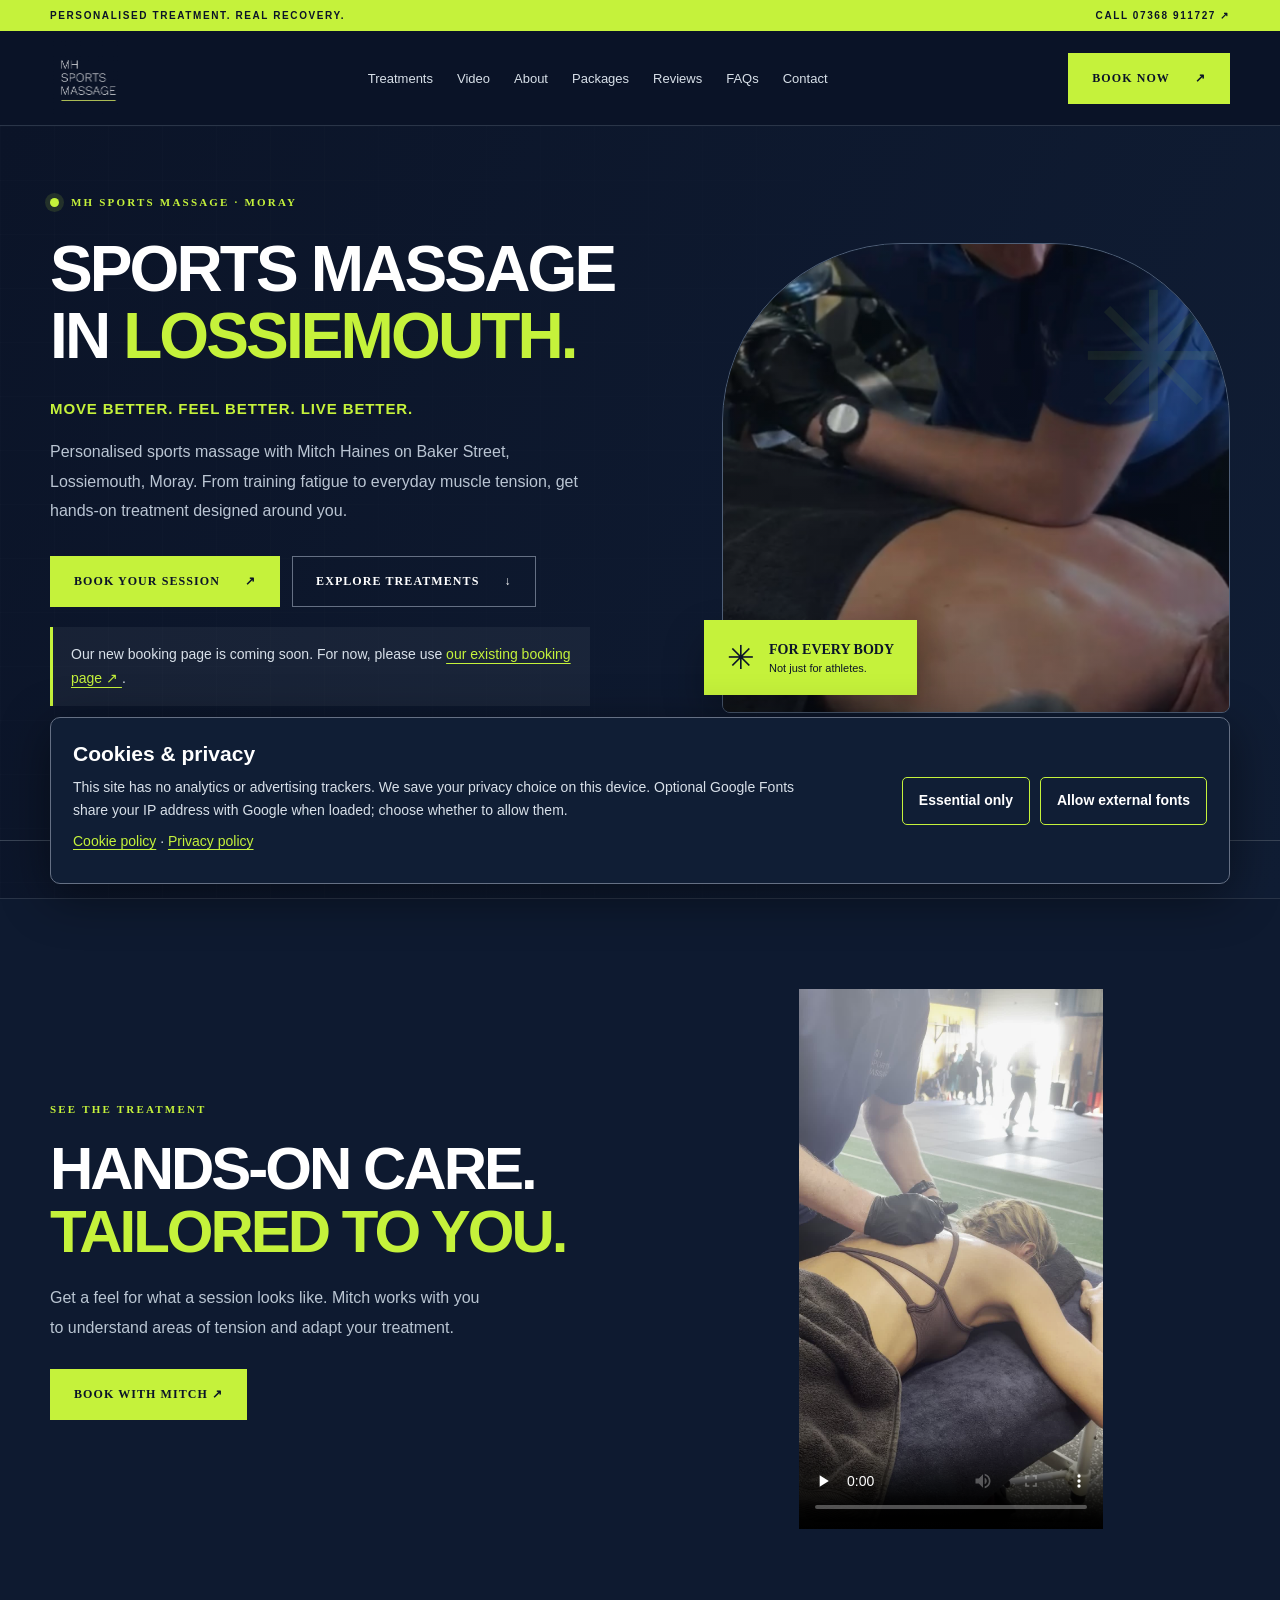
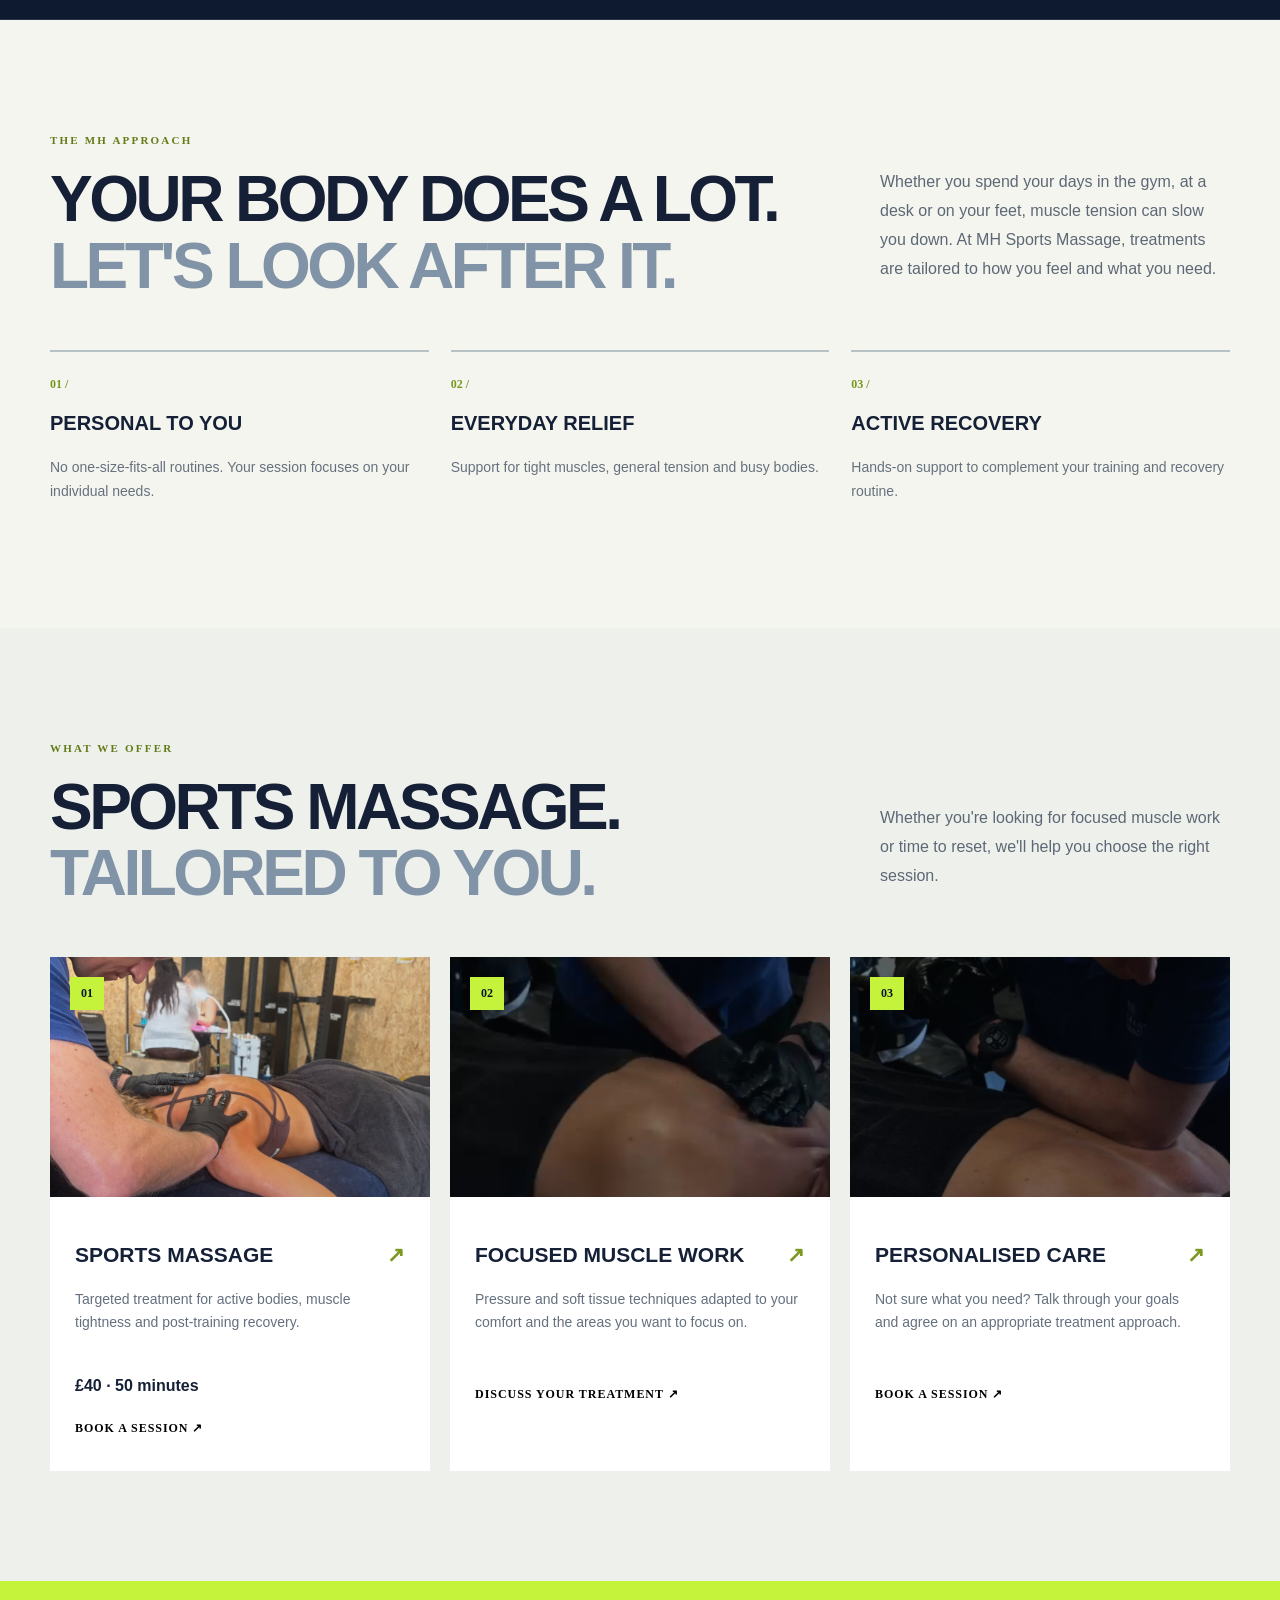
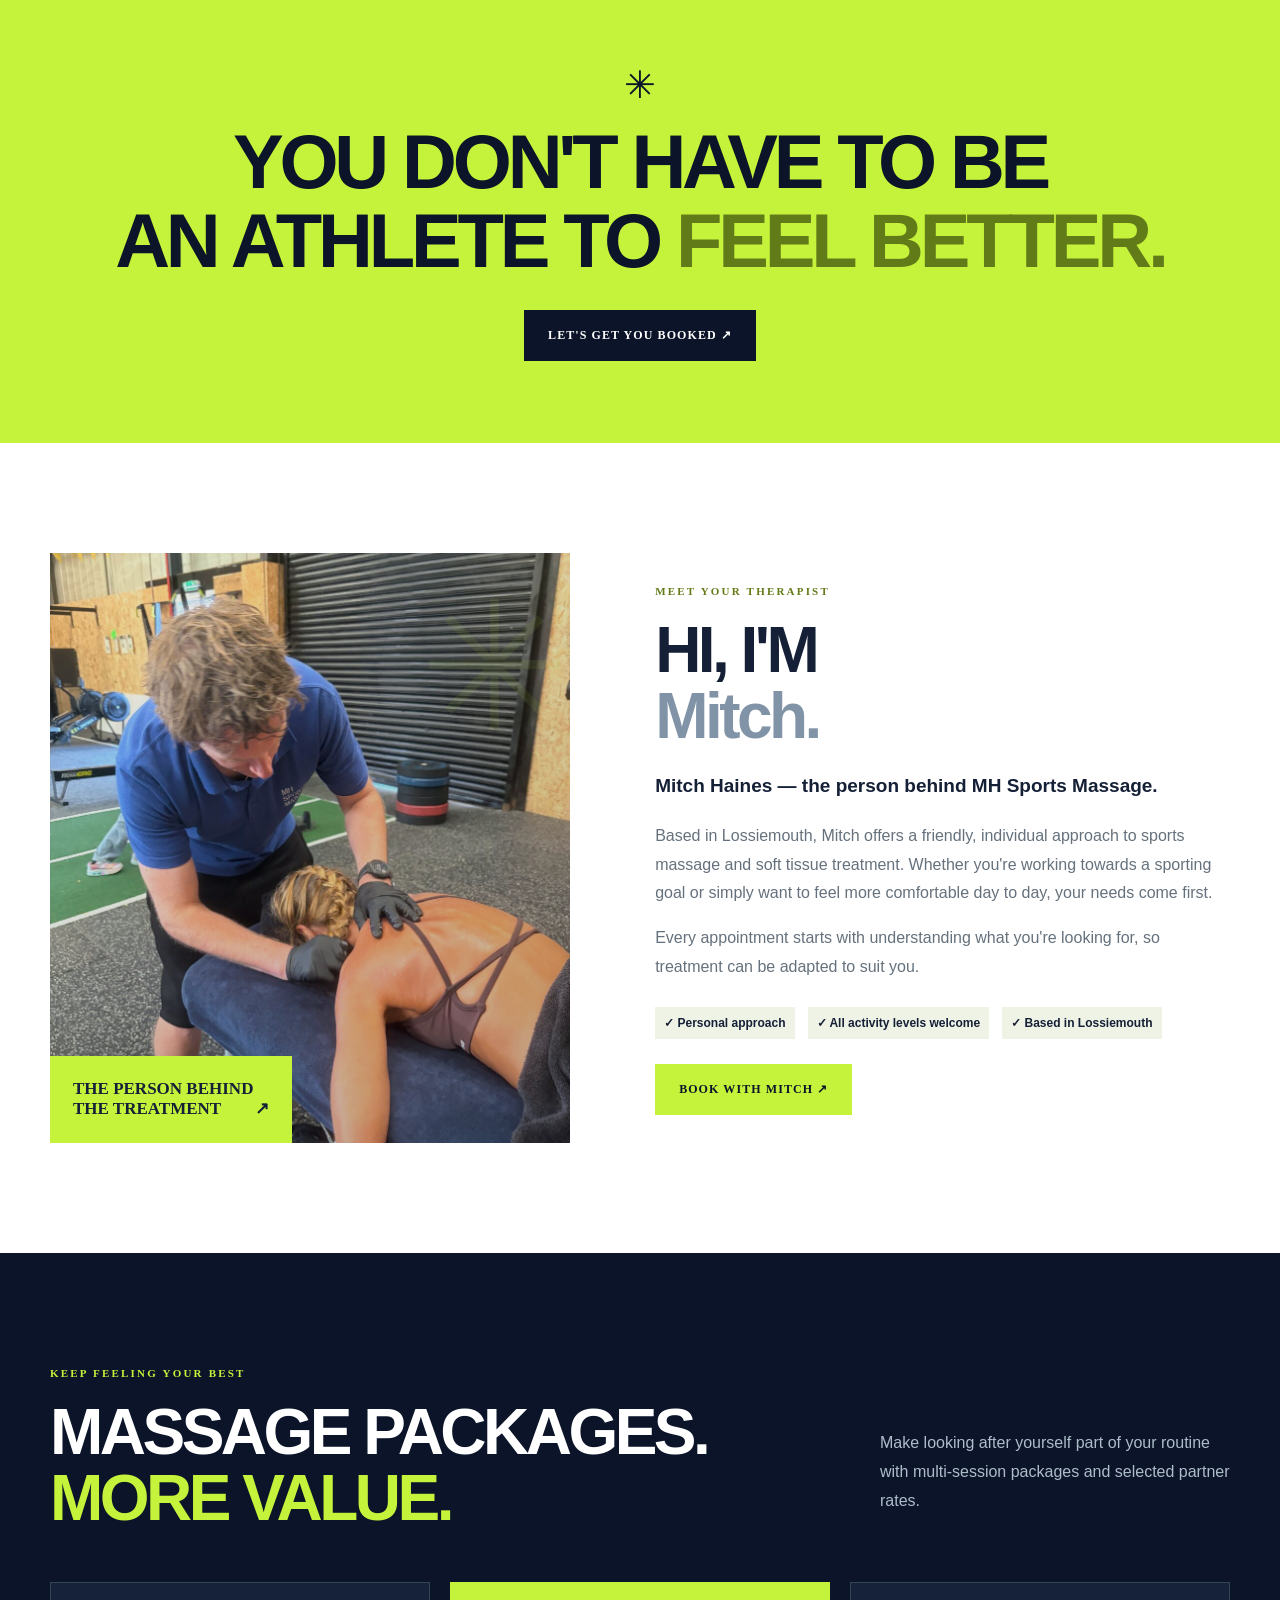
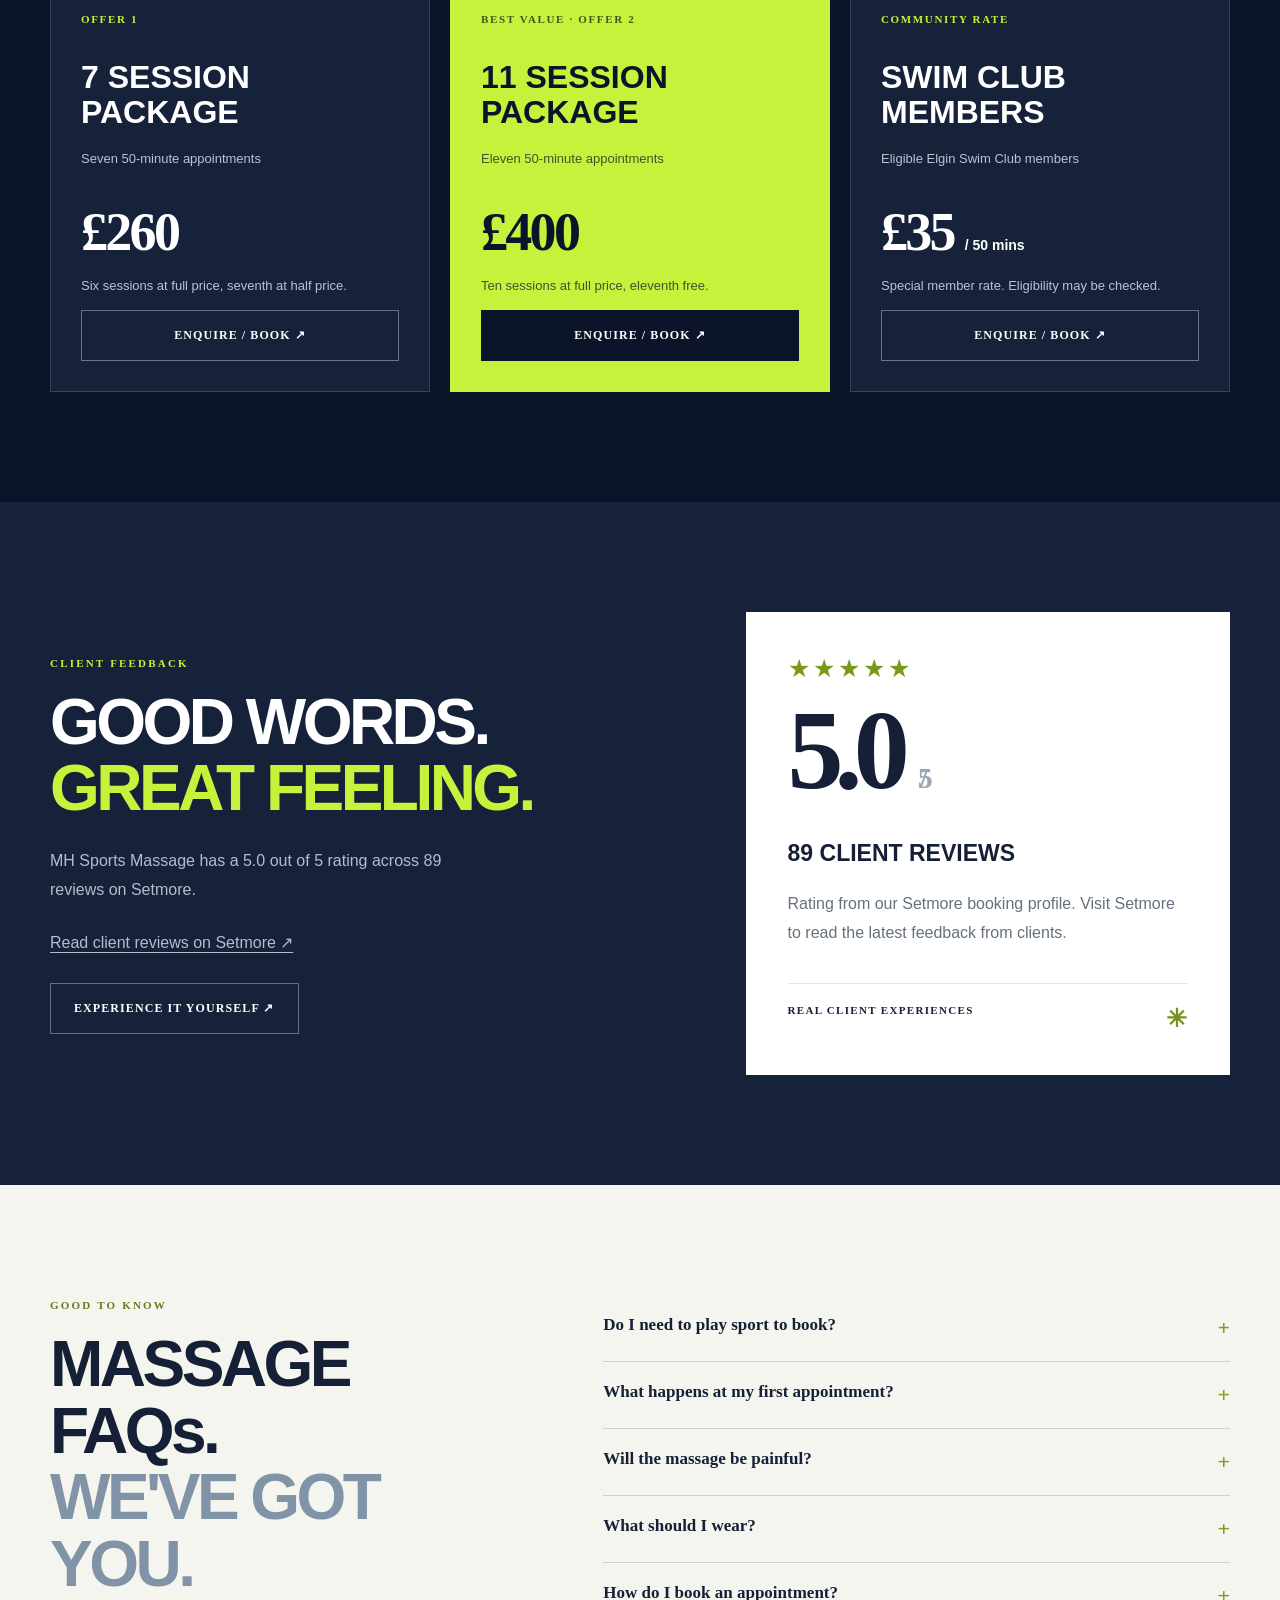
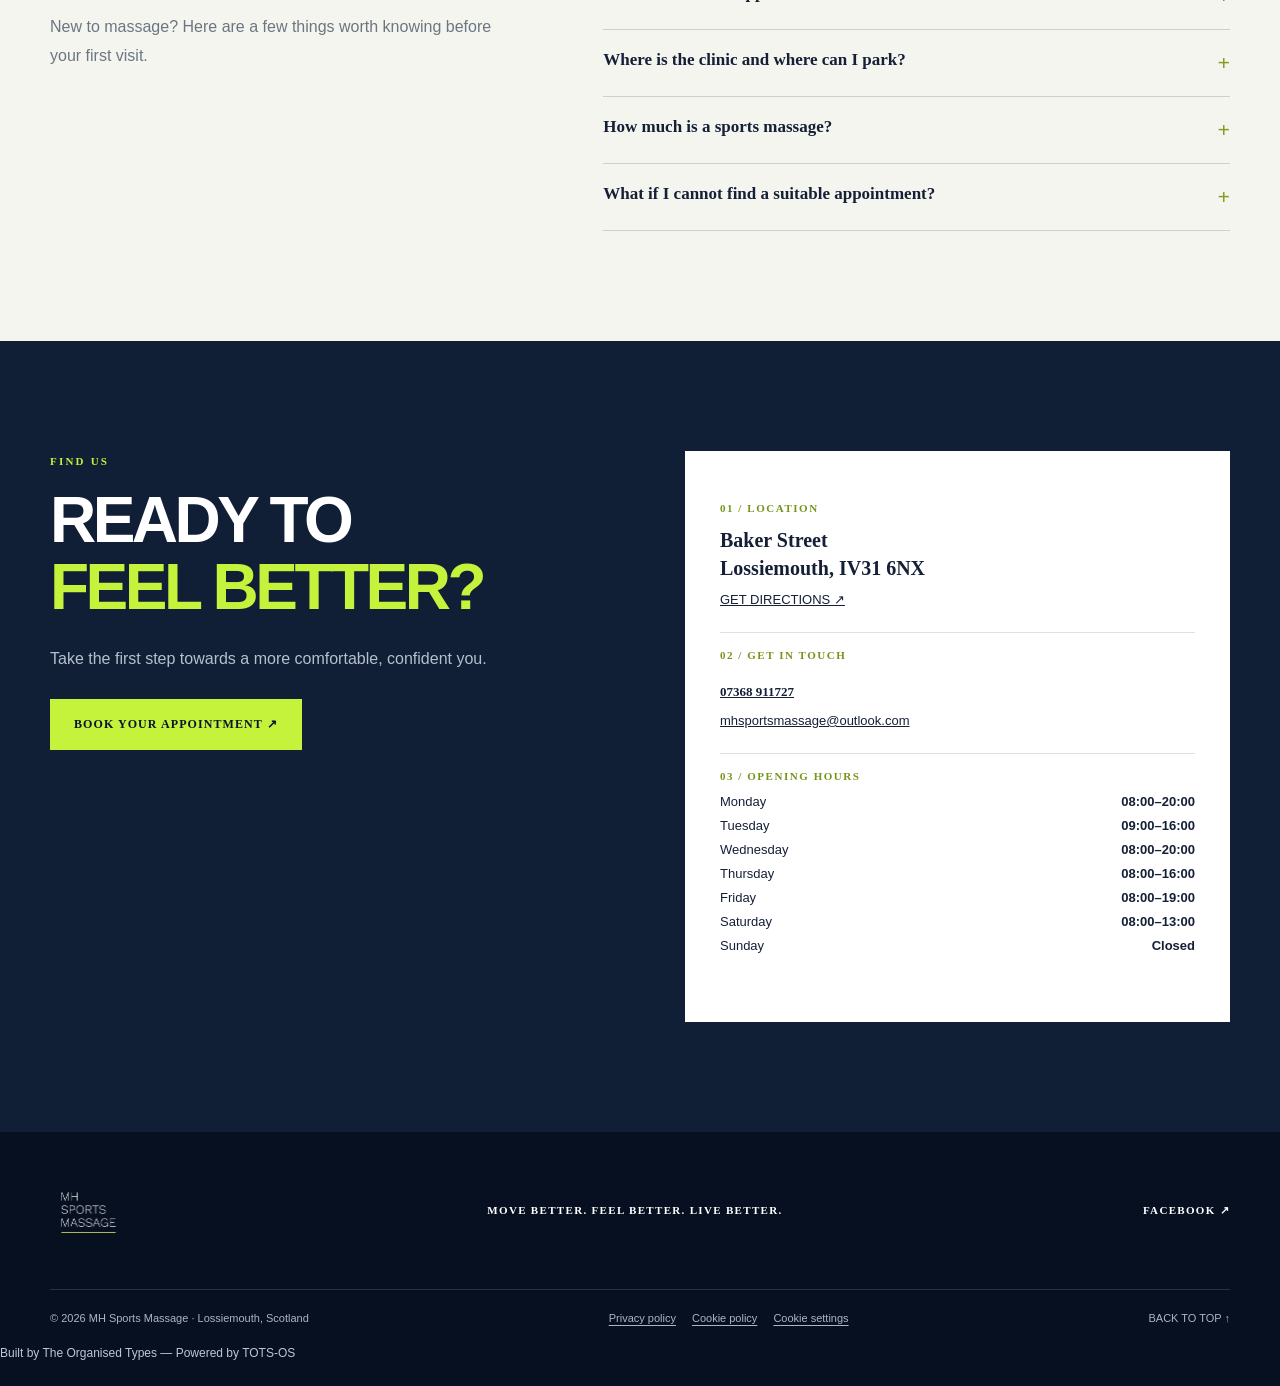
<file: index.html>
<!DOCTYPE html>
<html lang="en-GB">
 <head>
  <meta charset="utf-8"/>
  <meta content="width=device-width, initial-scale=1" name="viewport"/>
  <meta content="#0b1428" name="theme-color"/>
  <meta content="Personalised sports massage with Mitch Haines in Lossiemouth, Moray. Support your recovery and ease muscle tension. View packages and book online." name="description"/>
  <title>
   Sports Massage in Lossiemouth, Moray | MH Sports Massage
  </title>
  <link crossorigin="" href="https://fonts.gstatic.com" rel="preconnect"/>
  <link href="styles.css" rel="stylesheet"/>
  <link href="https://mh-sportsmassage.co.uk/" rel="canonical"/>
  <link href="assets/logo-transparent.png" rel="icon" type="image/png"/>
  <link href="assets/logo-transparent.png" rel="apple-touch-icon"/>
  <meta content="website" property="og:type"/>
  <meta content="en_GB" property="og:locale"/>
  <meta content="MH Sports Massage" property="og:site_name"/>
  <meta content="Sports Massage in Lossiemouth, Moray | MH Sports Massage" property="og:title"/>
  <meta content="Personalised sports massage with Mitch Haines in Lossiemouth, Moray. Support your recovery and ease muscle tension. View packages and book online." property="og:description"/>
  <meta content="https://mh-sportsmassage.co.uk/" property="og:url"/>
  <meta content="https://mh-sportsmassage.co.uk/assets/IMG_7087.jpg" property="og:image"/>
  <meta content="Mitch providing sports massage treatment" property="og:image:alt"/>
  <meta content="summary_large_image" name="twitter:card"/>
  <meta content="Sports Massage in Lossiemouth, Moray | MH Sports Massage" name="twitter:title"/>
  <meta content="Personalised sports massage with Mitch Haines in Lossiemouth, Moray. Support your recovery and ease muscle tension. View packages and book online." name="twitter:description"/>
  <meta content="https://mh-sportsmassage.co.uk/assets/IMG_7087.jpg" name="twitter:image"/>
  <meta content="Mitch providing sports massage treatment" name="twitter:image:alt"/>
  <script type="application/ld+json">
   {
  "@context": "https://schema.org",
  "@graph": [
    {
      "@type": "LocalBusiness",
      "@id": "https://mh-sportsmassage.co.uk/#business",
      "name": "MH Sports Massage",
      "url": "https://mh-sportsmassage.co.uk/",
      "description": "Personalised sports massage and soft tissue treatment in Lossiemouth, Moray.",
      "telephone": "+447368911727",
      "email": "mhsportsmassage@outlook.com",
      "logo": "https://mh-sportsmassage.co.uk/assets/logo-transparent.png",
      "image": "https://mh-sportsmassage.co.uk/assets/IMG_7087.jpg",
      "address": {
        "@type": "PostalAddress",
        "streetAddress": "Baker Street",
        "addressLocality": "Lossiemouth",
        "addressRegion": "Moray",
        "postalCode": "IV31 6NX",
        "addressCountry": "GB"
      },
      "sameAs": [
        "https://mhsportsmassage.setmore.com/",
        "https://www.facebook.com/share/1FNnqT8bEd/"
      ],
      "openingHoursSpecification": [
        {
          "@type": "OpeningHoursSpecification",
          "dayOfWeek": [
            "Monday",
            "Wednesday"
          ],
          "opens": "08:00",
          "closes": "20:00"
        },
        {
          "@type": "OpeningHoursSpecification",
          "dayOfWeek": "Tuesday",
          "opens": "09:00",
          "closes": "16:00"
        },
        {
          "@type": "OpeningHoursSpecification",
          "dayOfWeek": "Thursday",
          "opens": "08:00",
          "closes": "16:00"
        },
        {
          "@type": "OpeningHoursSpecification",
          "dayOfWeek": "Friday",
          "opens": "08:00",
          "closes": "19:00"
        },
        {
          "@type": "OpeningHoursSpecification",
          "dayOfWeek": "Saturday",
          "opens": "08:00",
          "closes": "13:00"
        },
        {
          "@type": "OpeningHoursSpecification",
          "dayOfWeek": "Sunday",
          "opens": "00:00",
          "closes": "00:00"
        }
      ]
    },
    {
      "@type": "WebSite",
      "@id": "https://mh-sportsmassage.co.uk/#website",
      "url": "https://mh-sportsmassage.co.uk/",
      "name": "MH Sports Massage",
      "inLanguage": "en-GB",
      "publisher": {
        "@id": "https://mh-sportsmassage.co.uk/#business"
      }
    },
    {
      "@type": "WebPage",
      "@id": "https://mh-sportsmassage.co.uk/#webpage",
      "url": "https://mh-sportsmassage.co.uk/",
      "name": "Sports Massage in Lossiemouth, Moray | MH Sports Massage",
      "description": "Personalised sports massage with Mitch Haines in Lossiemouth, Moray. Support your recovery and ease muscle tension. View packages and book online.",
      "inLanguage": "en-GB",
      "isPartOf": {
        "@id": "https://mh-sportsmassage.co.uk/#website"
      },
      "about": {
        "@id": "https://mh-sportsmassage.co.uk/#business"
      }
    }
  ]
}
  </script>
  <style>
   .hero-photo,.photo-one,.photo-two,.photo-three,.about-image{background-image:none}
.photo>.treatment-image{position:absolute;inset:0;display:block;width:100%;height:100%;object-fit:cover;object-position:center 40%}
.hero-photo>.treatment-image,.about-image>.treatment-image{object-position:center 35%}.photo-two>.treatment-image{object-position:center 45%}
.photo::before{content:"";position:absolute;inset:0;z-index:1;pointer-events:none;background:linear-gradient(145deg,#1a304511,#0b142844)}.hero-photo::before{background:linear-gradient(150deg,#20334d22,#0b142877)}.photo>span,.photo>.about-tag{z-index:2}
.hero .hero-title{font-size:clamp(42px,5vw,72px);line-height:1.04;letter-spacing:-.045em;overflow-wrap:normal}.hero-content .hero-tagline{color:var(--lime,#c5f23b);font-family:'Outfit',Arial,sans-serif;font-weight:800;font-size:15px;letter-spacing:.06em;line-height:1.6}
.booking-notice{margin-top:20px;max-width:540px;padding:16px 18px;border-left:3px solid var(--lime,#c5f23b);background:rgba(255,255,255,.05);color:#d8e0e9;font-size:14px;line-height:1.7}.booking-notice a,.booking-url{color:var(--lime,#c5f23b);text-decoration:underline;text-underline-offset:4px;overflow-wrap:anywhere}.booking-content .booking-url{display:inline-block;margin-bottom:24px}.booking-content .btn{max-width:100%}.contact-address{font-style:normal}.faq-list a,.reviews a:not(.btn){text-decoration:underline;text-underline-offset:4px;overflow-wrap:anywhere}.service-price{display:block;margin:0 0 16px;font-weight:700}@media(max-width:600px){.hero .hero-title{font-size:clamp(38px,10vw,56px)}}
  </style>
  <link href="privacy.css" rel="stylesheet"/>
  <script defer="" src="site.js">
  </script>
  <script defer="" src="cookie-consent.js">
  </script>
 </head>
 <body>
  <a class="skip" href="#main">
   Skip to content
  </a>
  <div class="topline">
   <span>
    PERSONALISED TREATMENT. REAL RECOVERY.
   </span>
   <a href="tel:+447368911727">
    CALL 07368 911727 ↗
   </a>
  </div>
  <header class="header" id="top">
   <div class="container navwrap">
    <a aria-label="MH Sports Massage home" class="brand" href="#top">
     <img alt="MH Sports Massage logo" class="brand-logo" height="56" src="assets/logo-transparent.png" width="56"/>
    </a>
    <button aria-controls="nav" aria-expanded="false" aria-label="Open menu" class="menu-toggle" id="menu-toggle" type="button">
     <span>
     </span>
     <span>
     </span>
     <span>
     </span>
    </button>
    <nav aria-label="Main navigation" class="nav" id="nav">
     <a href="#services">
      Treatments
     </a>
     <a href="#in-action">
      Video
     </a>
     <a href="#about">
      About
     </a>
     <a href="#packages">
      Packages
     </a>
     <a href="#reviews">
      Reviews
     </a>
     <a href="#faq">
      FAQs
     </a>
     <a href="#contact">
      Contact
     </a>
    </nav>
    <button class="btn btn-lime nav-book" data-book="" type="button">
     BOOK NOW
     <span>
      ↗
     </span>
    </button>
   </div>
  </header>
  <main id="main">
   <section class="hero">
    <div class="hero-grid">
    </div>
    <div class="container hero-inner">
     <div class="hero-content">
      <div class="eyebrow">
       <span aria-hidden="true" class="pulse">
       </span>
       MH SPORTS MASSAGE · MORAY
      </div>
      <h1 class="hero-title" id="hero-title">
       SPORTS MASSAGE
       <br/>
       IN
       <em>
        LOSSIEMOUTH.
       </em>
      </h1>
      <p class="hero-tagline">
       MOVE BETTER. FEEL BETTER. LIVE BETTER.
      </p>
      <p>
       Personalised sports massage with Mitch Haines on Baker Street, Lossiemouth, Moray. From training fatigue to everyday muscle tension, get hands-on treatment designed around you.
      </p>
      <div class="hero-actions">
       <button class="btn btn-lime" data-book="" type="button">
        BOOK YOUR SESSION
        <span>
         ↗
        </span>
       </button>
       <a class="btn btn-outline" href="#services">
        EXPLORE TREATMENTS
        <span>
         ↓
        </span>
       </a>
      </div>
      <div class="booking-notice">
       Our new booking page is coming soon. For now, please use
       <a href="https://mhsportsmassage.setmore.com/" rel="noopener noreferrer" target="_blank">
        our existing booking page ↗
       </a>
       .
      </div>
      <div class="hero-proof">
       <div aria-hidden="true" class="stars">
        ★★★★★
       </div>
       <span>
        <b>
         5.0 / 5
        </b>
        ·
        <a href="https://mhsportsmassage.setmore.com/#reviews" rel="noopener noreferrer" target="_blank">
         89 reviews on Setmore
        </a>
       </span>
       <span aria-hidden="true" class="divider">
       </span>
       <span>
        📍 Baker Street, Lossiemouth
       </span>
      </div>
     </div>
     <div class="hero-art">
      <div class="photo hero-photo">
       <img alt="Mitch providing a shoulder and upper-back massage" class="treatment-image" decoding="async" fetchpriority="high" src="assets/WhatsApp Image 2026-10-14 at 15.11.09.jpeg"/>
      </div>
      <div class="floating-note">
       <span class="mini-icon">
        ✳
       </span>
       <div>
        <strong>
         FOR EVERY BODY
        </strong>
        <small>
         Not just for athletes.
        </small>
       </div>
      </div>
     </div>
    </div>
    <div class="hero-bottom">
     <span>
      RELIEVE TENSION
     </span>
     <span>
      ✳
     </span>
     <span>
      SUPPORT RECOVERY
     </span>
     <span>
      ✳
     </span>
     <span>
      MOVE WITH CONFIDENCE
     </span>
     <span>
      ✳
     </span>
     <span>
      FEEL YOUR BEST
     </span>
    </div>
   </section>
   <section class="media-feature" id="in-action">
    <div class="container media-feature-grid">
     <div>
      <span class="kicker">
       SEE THE TREATMENT
      </span>
      <h2>
       HANDS-ON CARE.
       <br/>
       <span>
        TAILORED TO YOU.
       </span>
      </h2>
      <p>
       Get a feel for what a session looks like. Mitch works with you to understand areas of tension and adapt your treatment.
      </p>
      <button class="btn btn-lime" data-book="" type="button">
       BOOK WITH MITCH ↗
      </button>
     </div>
     <div class="media-video">
      <video aria-label="MH Sports Massage treatment demonstration" controls="" playsinline="" poster="assets/video-poster.jpg" preload="none">
       <source src="assets/treatment-video.mp4" type="video/mp4"/>
       Your browser does not support HTML5 video.
      </video>
     </div>
    </div>
   </section>
   <section class="section intro">
    <div class="container">
     <div class="intro-head">
      <div>
       <span class="kicker">
        THE MH APPROACH
       </span>
       <h2>
        YOUR BODY DOES A LOT.
        <br/>
        <span>
         LET'S LOOK AFTER IT.
        </span>
       </h2>
      </div>
      <p>
       Whether you spend your days in the gym, at a desk or on your feet, muscle tension can slow you down. At MH Sports Massage, treatments are tailored to how you feel and what you need.
      </p>
     </div>
     <div class="benefits">
      <div>
       <span>
        01 /
       </span>
       <h3>
        PERSONAL TO YOU
       </h3>
       <p>
        No one-size-fits-all routines. Your session focuses on your individual needs.
       </p>
      </div>
      <div>
       <span>
        02 /
       </span>
       <h3>
        EVERYDAY RELIEF
       </h3>
       <p>
        Support for tight muscles, general tension and busy bodies.
       </p>
      </div>
      <div>
       <span>
        03 /
       </span>
       <h3>
        ACTIVE RECOVERY
       </h3>
       <p>
        Hands-on support to complement your training and recovery routine.
       </p>
      </div>
     </div>
    </div>
   </section>
   <section class="section services" id="services">
    <div class="container">
     <div class="section-heading">
      <div>
       <span class="kicker">
        WHAT WE OFFER
       </span>
       <h2>
        SPORTS MASSAGE.
        <br/>
        <span>
         TAILORED TO YOU.
        </span>
       </h2>
      </div>
      <p>
       Whether you're looking for focused muscle work or time to reset, we'll help you choose the right session.
      </p>
     </div>
     <div class="service-grid">
      <article class="service-card">
       <div class="service-photo photo photo-one">
        <img alt="Hands-on shoulder massage treatment" class="treatment-image" decoding="async" loading="lazy" src="assets/IMG_7088.jpg"/>
        <span class="service-num">
         01
        </span>
       </div>
       <div class="service-body">
        <h3>
         SPORTS MASSAGE
         <span>
          ↗
         </span>
        </h3>
        <p>
         Targeted treatment for active bodies, muscle tightness and post-training recovery.
        </p>
        <span class="service-price">
         £40 · 50 minutes
        </span>
        <button class="text-link" data-book="" type="button">
         BOOK A SESSION ↗
        </button>
       </div>
      </article>
      <article class="service-card">
       <div class="service-photo photo photo-two">
        <img alt="Mitch working on a client's upper-back muscles" class="treatment-image" decoding="async" loading="lazy" src="assets/WhatsApp Image 2026-10-14 at 15.11.09 (2).jpeg"/>
        <span class="service-num">
         02
        </span>
       </div>
       <div class="service-body">
        <h3>
         FOCUSED MUSCLE WORK
         <span aria-hidden="true">
          ↗
         </span>
        </h3>
        <p>
         Pressure and soft tissue techniques adapted to your comfort and the areas you want to focus on.
        </p>
        <button class="text-link" data-book="" type="button">
         DISCUSS YOUR TREATMENT ↗
        </button>
       </div>
      </article>
      <article class="service-card">
       <div class="service-photo photo photo-three">
        <img alt="Personalised shoulder treatment during a massage session" class="treatment-image" decoding="async" loading="lazy" src="assets/WhatsApp Image 2026-10-14 at 15.11.09 (1).jpeg"/>
        <span class="service-num">
         03
        </span>
       </div>
       <div class="service-body">
        <h3>
         PERSONALISED CARE
         <span aria-hidden="true">
          ↗
         </span>
        </h3>
        <p>
         Not sure what you need? Talk through your goals and agree on an appropriate treatment approach.
        </p>
        <button class="text-link" data-book="" type="button">
         BOOK A SESSION ↗
        </button>
       </div>
      </article>
     </div>
    </div>
   </section>
   <section class="statement">
    <div class="container">
     <span>
      ✳
     </span>
     <h2>
      YOU DON'T HAVE TO BE
      <br/>
      AN ATHLETE TO
      <em>
       FEEL BETTER.
      </em>
     </h2>
     <button class="btn btn-dark" data-book="" type="button">
      LET'S GET YOU BOOKED ↗
     </button>
    </div>
   </section>
   <section class="section about" id="about">
    <div class="container about-grid">
     <div class="about-image photo">
      <img alt="Mitch at work providing sports massage" class="treatment-image" decoding="async" loading="lazy" src="assets/IMG_7087.jpg"/>
      <div class="about-tag">
       THE PERSON BEHIND
       <br/>
       THE TREATMENT
       <span>
        ↗
       </span>
      </div>
     </div>
     <div class="about-copy">
      <span class="kicker">
       MEET YOUR THERAPIST
      </span>
      <h2>
       HI, I'M
       <br/>
       <span>
        Mitch.
       </span>
      </h2>
      <p class="lead">
       Mitch Haines — the person behind MH Sports Massage.
      </p>
      <p>
       Based in Lossiemouth, Mitch offers a friendly, individual approach to sports massage and soft tissue treatment. Whether you're working towards a sporting goal or simply want to feel more comfortable day to day, your needs come first.
      </p>
      <p>
       Every appointment starts with understanding what you're looking for, so treatment can be adapted to suit you.
      </p>
      <div class="about-points">
       <span>
        ✓ Personal approach
       </span>
       <span>
        ✓ All activity levels welcome
       </span>
       <span>
        ✓ Based in Lossiemouth
       </span>
      </div>
      <button class="btn btn-lime" data-book="" type="button">
       BOOK WITH MITCH ↗
      </button>
     </div>
    </div>
   </section>
   <section class="section packages" id="packages">
    <div class="container">
     <div class="section-heading">
      <div>
       <span class="kicker">
        KEEP FEELING YOUR BEST
       </span>
       <h2>
        MASSAGE PACKAGES.
        <br/>
        <span>
         MORE VALUE.
        </span>
       </h2>
      </div>
      <p>
       Make looking after yourself part of your routine with multi-session packages and selected partner rates.
      </p>
     </div>
     <div class="package-grid">
      <article class="package-card">
       <span class="package-label">
        OFFER 1
       </span>
       <h3>
        7 SESSION
        <br/>
        PACKAGE
       </h3>
       <p>
        Seven 50-minute appointments
       </p>
       <div class="price">
        £260
       </div>
       <p class="package-detail">
        Six sessions at full price, seventh at half price.
       </p>
       <button class="btn btn-outline-light" data-book="" type="button">
        ENQUIRE / BOOK ↗
       </button>
      </article>
      <article class="package-card featured">
       <span class="package-label">
        BEST VALUE · OFFER 2
       </span>
       <h3>
        11 SESSION
        <br/>
        PACKAGE
       </h3>
       <p>
        Eleven 50-minute appointments
       </p>
       <div class="price">
        £400
       </div>
       <p class="package-detail">
        Ten sessions at full price, eleventh free.
       </p>
       <button class="btn btn-dark" data-book="" type="button">
        ENQUIRE / BOOK ↗
       </button>
      </article>
      <article class="package-card">
       <span class="package-label">
        COMMUNITY RATE
       </span>
       <h3>
        SWIM CLUB
        <br/>
        MEMBERS
       </h3>
       <p>
        Eligible Elgin Swim Club members
       </p>
       <div class="price">
        £35
        <small>
         / 50 mins
        </small>
       </div>
       <p class="package-detail">
        Special member rate. Eligibility may be checked.
       </p>
       <button class="btn btn-outline-light" data-book="" type="button">
        ENQUIRE / BOOK ↗
       </button>
      </article>
     </div>
    </div>
   </section>
   <section class="section reviews" id="reviews">
    <div class="container reviews-layout">
     <div>
      <span class="kicker">
       CLIENT FEEDBACK
      </span>
      <h2>
       GOOD WORDS.
       <br/>
       <span>
        GREAT FEELING.
       </span>
      </h2>
      <p>
       MH Sports Massage has a 5.0 out of 5 rating across 89 reviews on Setmore.
      </p>
      <p>
       <a href="https://mhsportsmassage.setmore.com/#reviews" rel="noopener noreferrer" target="_blank">
        Read client reviews on Setmore ↗
       </a>
      </p>
      <button class="btn btn-outline" data-book="" type="button">
       EXPERIENCE IT YOURSELF ↗
      </button>
     </div>
     <div class="review-card">
      <div class="stars">
       ★★★★★
      </div>
      <div class="review-number">
       5.0
       <span>
        / 5
       </span>
      </div>
      <h3>
       89 CLIENT REVIEWS
      </h3>
      <p>
       Rating from our Setmore booking profile. Visit Setmore to read the latest feedback from clients.
      </p>
      <div class="review-bottom">
       REAL CLIENT EXPERIENCES
       <span>
        ✳
       </span>
      </div>
     </div>
    </div>
   </section>
   <section class="section faq" id="faq">
    <div class="container faq-grid">
     <div>
      <span class="kicker">
       GOOD TO KNOW
      </span>
      <h2>
       MASSAGE FAQs.
       <br/>
       <span>
        WE'VE GOT YOU.
       </span>
      </h2>
      <p>
       New to massage? Here are a few things worth knowing before your first visit.
      </p>
     </div>
     <div class="faq-list">
      <details>
       <summary>
        Do I need to play sport to book?
        <span>
         +
        </span>
       </summary>
       <p>
        Not at all. Sports massage can be suitable for people with everyday muscle tension as well as active individuals. Mitch can discuss your goals before treatment.
       </p>
      </details>
      <details>
       <summary>
        What happens at my first appointment?
        <span>
         +
        </span>
       </summary>
       <p>
        A client information form is emailed after booking. Complete it before your appointment so Mitch can review your needs and relevant health history. You'll discuss the treatment and agree on an approach you're comfortable with.
       </p>
      </details>
      <details>
       <summary>
        Will the massage be painful?
        <span>
         +
        </span>
       </summary>
       <p>
        Pressure is tailored to you. Let Mitch know if anything feels uncomfortable; treatment shouldn't require you to push through significant pain.
       </p>
      </details>
      <details>
       <summary>
        What should I wear?
        <span>
         +
        </span>
       </summary>
       <p>
        Comfortable clothing is a good starting point. Mitch can explain what access is needed for the treatment area while maintaining your privacy.
       </p>
      </details>
      <details>
       <summary>
        How do I book an appointment?
        <span>
         +
        </span>
       </summary>
       <p>
        Our new booking page is coming soon. For now, please use
        <a href="https://mhsportsmassage.setmore.com/" rel="noopener noreferrer" target="_blank">
         our Setmore booking page
        </a>
        to book your appointment, or call
        <a href="tel:+447368911727">
         07368 911727
        </a>
        .
       </p>
      </details>
      <details>
       <summary>
        Where is the clinic and where can I park?
        <span>
         +
        </span>
       </summary>
       <p>
        MH Sports Massage is based on Baker Street, Lossiemouth, IV31 6NX. Parking is available on Queen Street or Commerce Street. Please do not park under the Vallen Fitness sign.
       </p>
      </details>
      <details>
       <summary>
        How much is a sports massage?
        <span>
         +
        </span>
       </summary>
       <p>
        A 50-minute sports massage costs £40. Multi-session packages and an eligible Elgin Swim Club member rate are also available. See the packages above or the booking page for options.
       </p>
      </details>
      <details>
       <summary>
        What if I cannot find a suitable appointment?
        <span>
         +
        </span>
       </summary>
       <p>
        Contact Mitch to discuss extra availability. Mobile appointments are available on request, and additional costs may apply.
       </p>
      </details>
     </div>
    </div>
   </section>
   <section class="section contact" id="contact">
    <div class="container contact-grid">
     <div>
      <span class="kicker">
       FIND US
      </span>
      <h2>
       READY TO
       <br/>
       <span>
        FEEL BETTER?
       </span>
      </h2>
      <p>
       Take the first step towards a more comfortable, confident you.
      </p>
      <button class="btn btn-lime" data-book="" type="button">
       BOOK YOUR APPOINTMENT ↗
      </button>
     </div>
     <div class="contact-card">
      <div>
       <span>
        01 / LOCATION
       </span>
       <strong>
        Baker Street
        <br/>
        Lossiemouth, IV31 6NX
       </strong>
       <a href="https://www.google.com/maps/search/?api=1&amp;query=Baker+Street+Lossiemouth+IV31+6NX" rel="noopener noreferrer" target="_blank">
        GET DIRECTIONS ↗
       </a>
      </div>
      <div>
       <span>
        02 / GET IN TOUCH
       </span>
       <strong>
        <a href="tel:+447368911727">
         07368 911727
        </a>
       </strong>
       <a href="mailto:mhsportsmassage@outlook.com">
        mhsportsmassage@outlook.com
       </a>
      </div>
      <div>
       <span>
        03 / OPENING HOURS
       </span>
       <ul class="hours">
        <li>
         Monday
         <b>
          08:00–20:00
         </b>
        </li>
        <li>
         Tuesday
         <b>
          09:00–16:00
         </b>
        </li>
        <li>
         Wednesday
         <b>
          08:00–20:00
         </b>
        </li>
        <li>
         Thursday
         <b>
          08:00–16:00
         </b>
        </li>
        <li>
         Friday
         <b>
          08:00–19:00
         </b>
        </li>
        <li>
         Saturday
         <b>
          08:00–13:00
         </b>
        </li>
        <li>
         Sunday
         <b>
          Closed
         </b>
        </li>
       </ul>
      </div>
     </div>
    </div>
   </section>
  </main>
  <footer>
   <div class="container footer-top">
    <a class="brand" href="#top">
     <img alt="MH Sports Massage logo" class="brand-logo" height="56" src="assets/logo-transparent.png" width="56"/>
    </a>
    <p>
     MOVE BETTER. FEEL BETTER. LIVE BETTER.
    </p>
    <a href="https://www.facebook.com/share/1FNnqT8bEd/" rel="noopener noreferrer" target="_blank">
     FACEBOOK ↗
    </a>
   </div>
   <div class="container footer-bottom">
    <span>
     ©
     <span id="year">
     </span>
     MH Sports Massage · Lossiemouth, Scotland
    </span>
    <div class="legal-links">
     <a href="privacy-policy.html">
      Privacy policy
     </a>
     <a href="cookie-policy.html">
      Cookie policy
     </a>
     <button data-cookie-settings="" type="button">
      Cookie settings
     </button>
    </div>
    <a href="#top">
     BACK TO TOP ↑
    </a>
   </div>
   <div class="container site-credit">
    Built by The Organised Types — Powered by TOTS-OS
   </div>
  </footer>
  <dialog aria-describedby="booking-description" aria-labelledby="booking-title" class="booking-dialog" id="booking-dialog">
   <div class="dialog-head">
    <div>
     <span class="kicker">
      MH SPORTS MASSAGE
     </span>
     <h2 id="booking-title">
      BOOKING PAGE COMING SOON
     </h2>
    </div>
    <button aria-label="Close booking" class="close-dialog" id="close-booking" type="button">
     ✕
    </button>
   </div>
   <div class="booking-content" id="booking-content">
    <p id="booking-description">
     Our new booking page is coming soon. For now, please use our existing booking page to arrange your appointment.
    </p>
    <a class="booking-url" href="https://mhsportsmassage.setmore.com/" rel="noopener noreferrer" target="_blank">
     https://mhsportsmassage.setmore.com/
    </a>
    <div>
     <a class="btn btn-lime" href="https://mhsportsmassage.setmore.com/" rel="noopener noreferrer" target="_blank">
      BOOK ON SETMORE ↗
     </a>
    </div>
    <p>
     Prefer to speak to Mitch?
     <a href="tel:+447368911727">
      Call 07368 911727
     </a>
     .
    </p>
   </div>
  </dialog>
 </body>
</html>
</file>
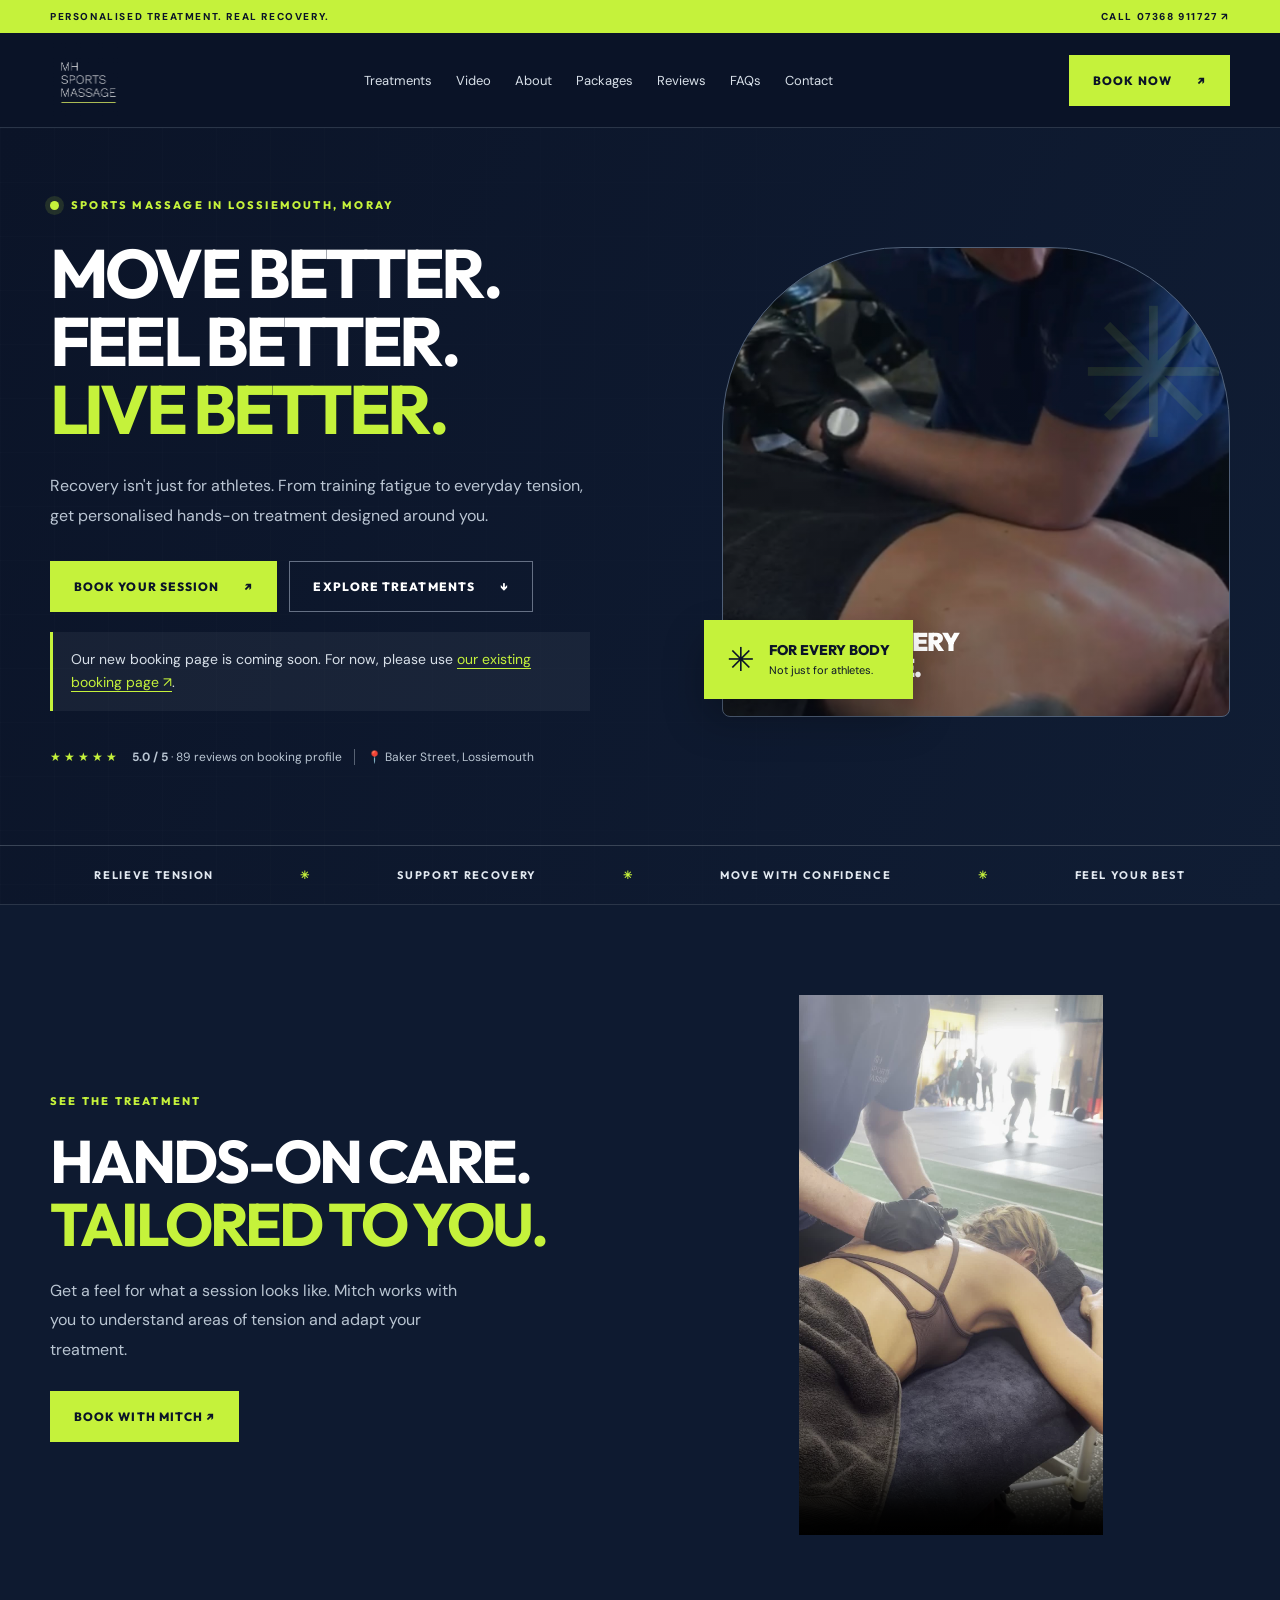
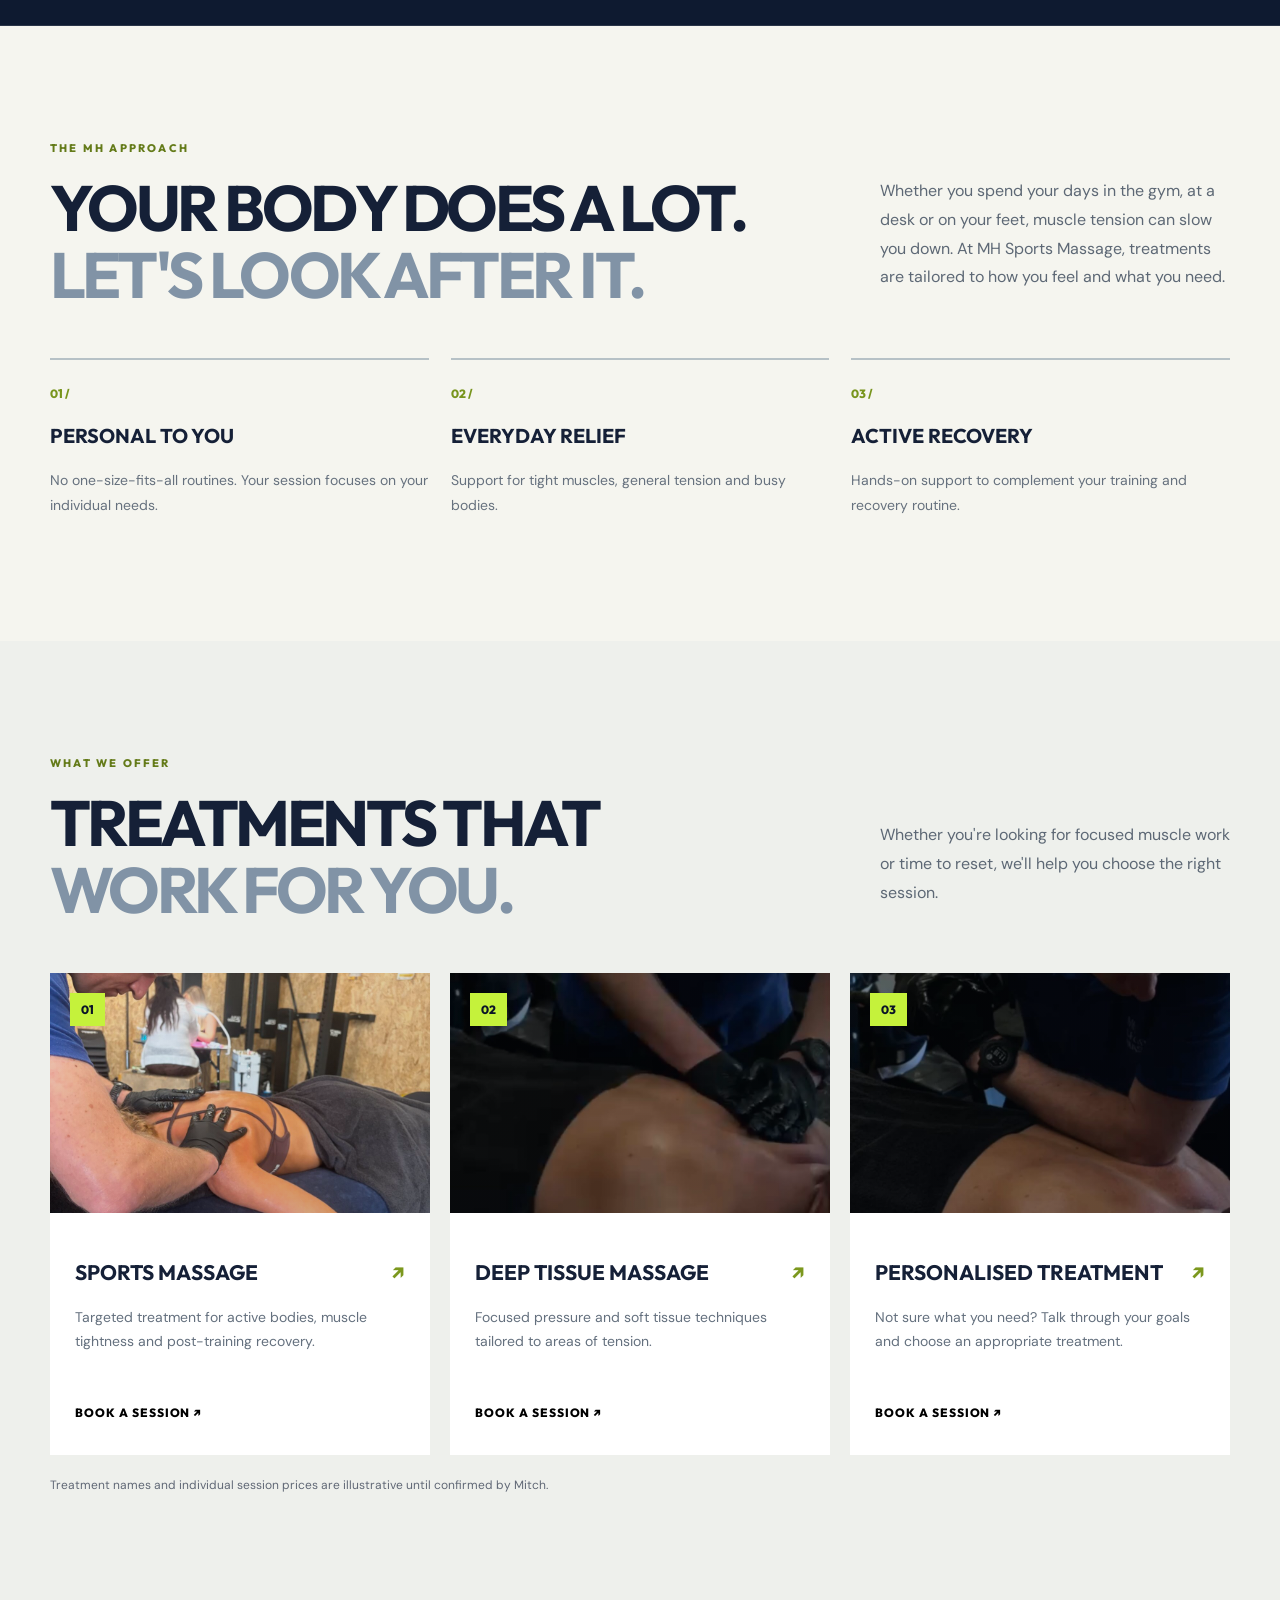
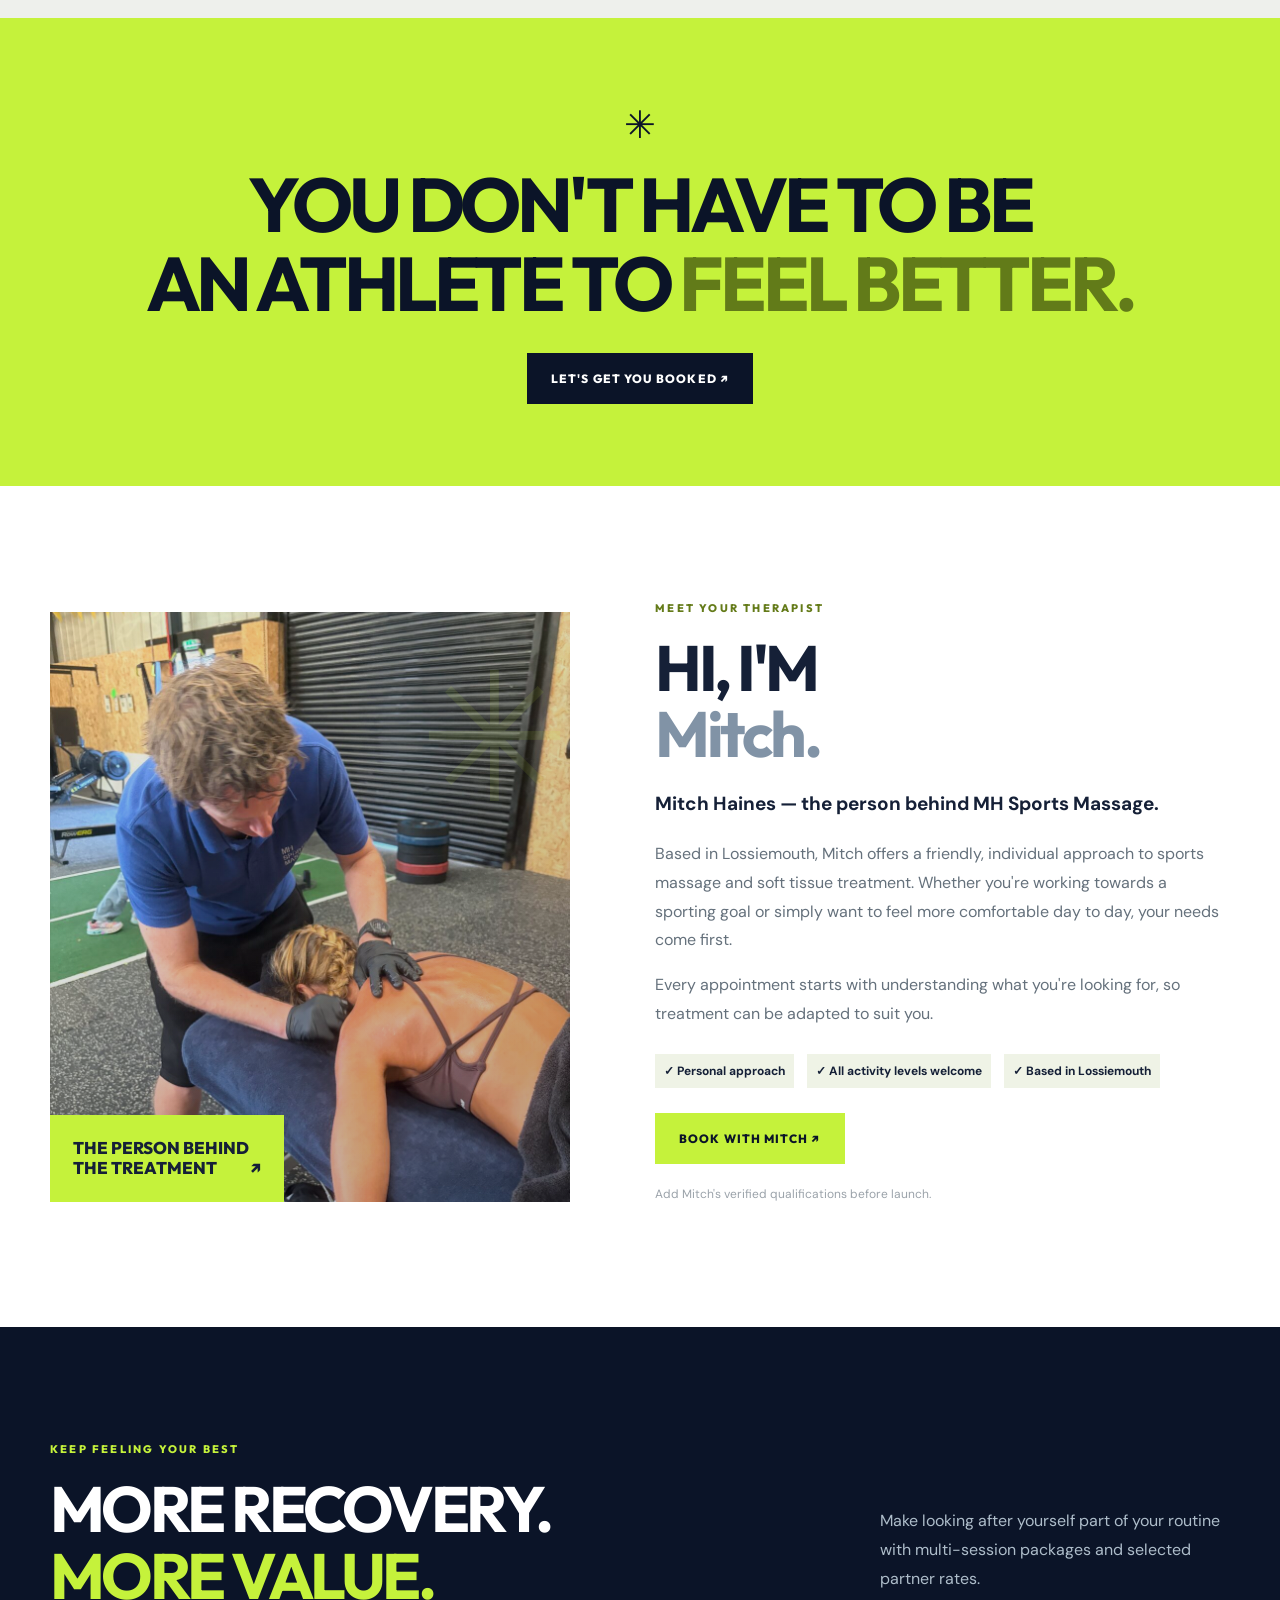
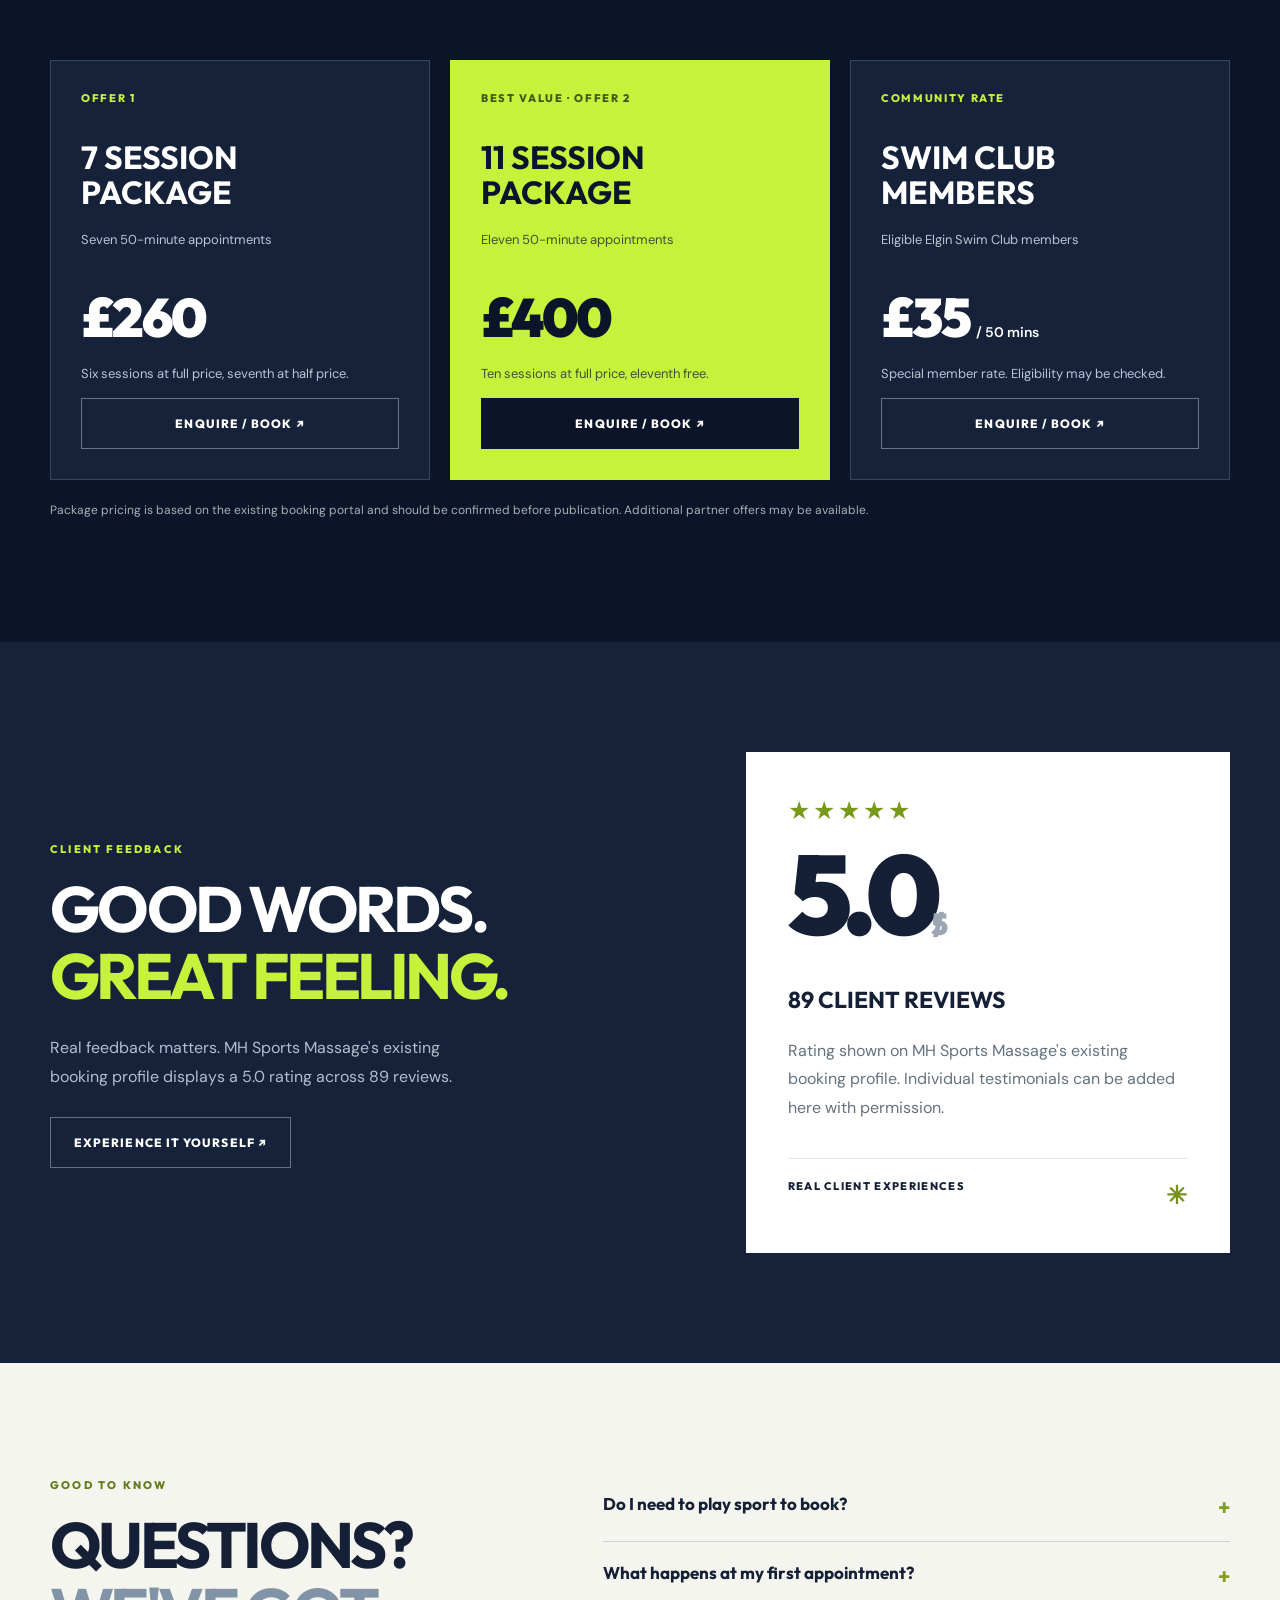
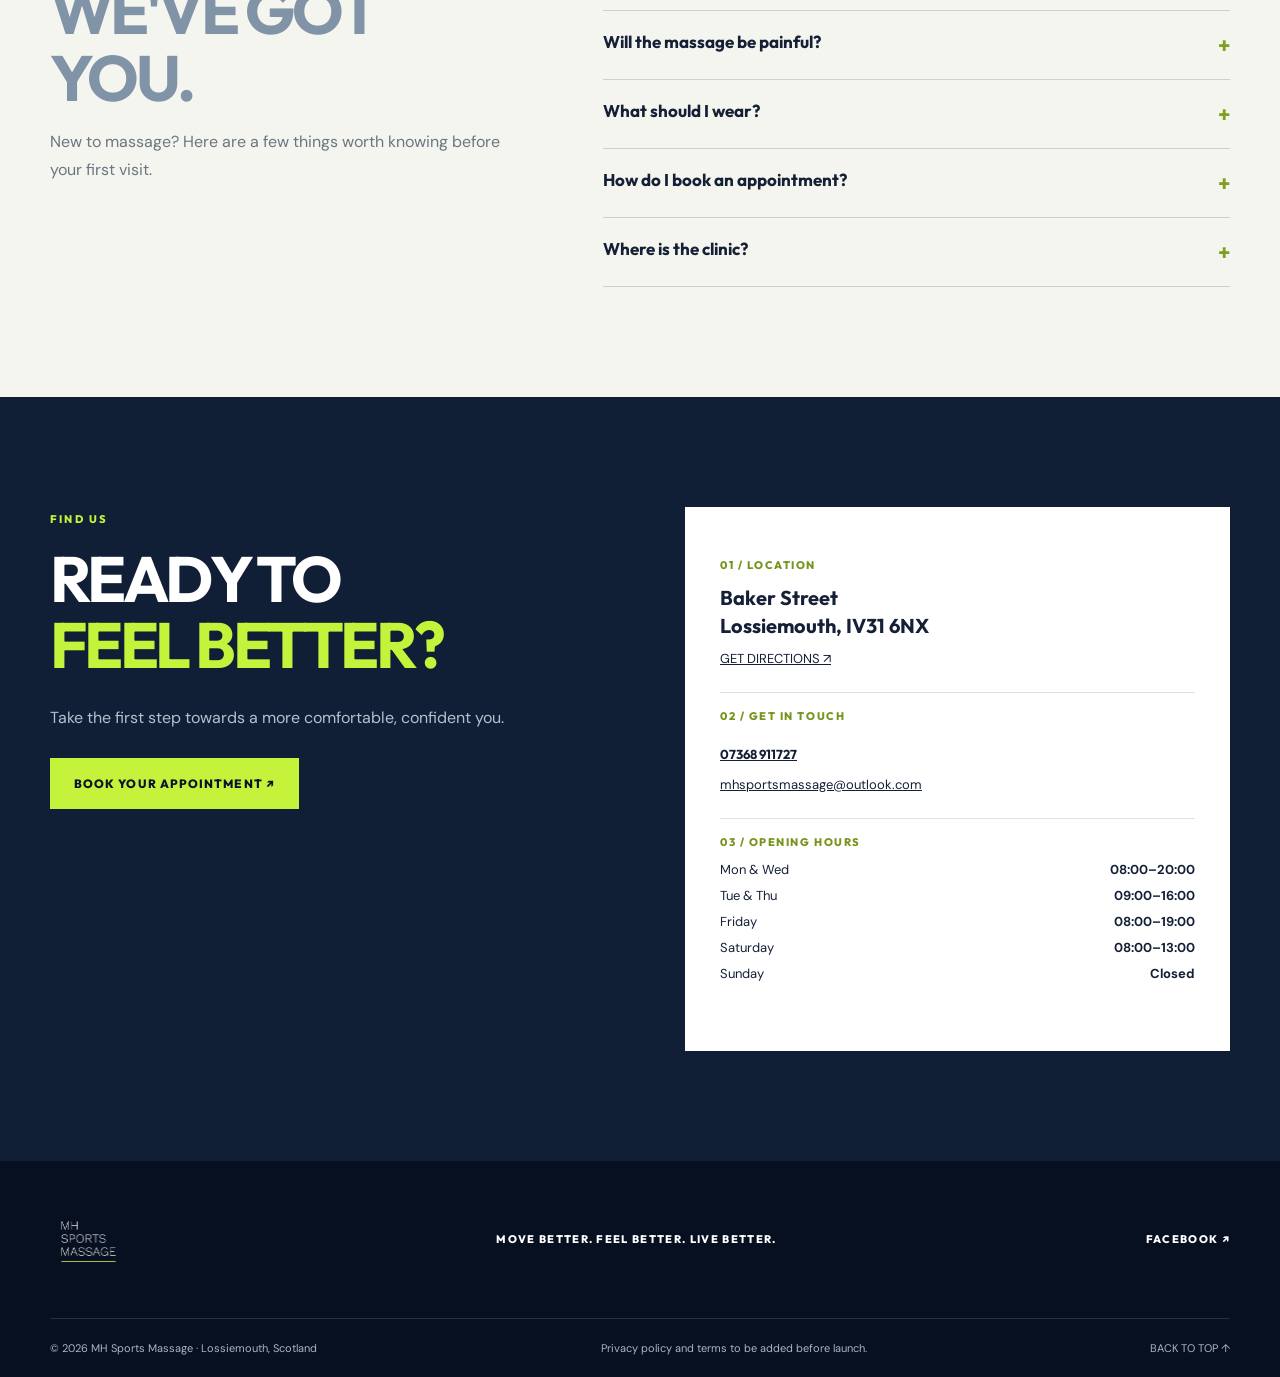
<file: mh-sports-massage/index.html>
<!doctype html>
<html lang="en-GB">
<head>
  <meta charset="utf-8">
  <meta name="viewport" content="width=device-width, initial-scale=1">
  <meta name="theme-color" content="#0b1428">
  <meta name="description" content="MH Sports Massage in Lossiemouth offers tailored sports massage and soft tissue treatments for athletes and everyday aches. Explore treatments, packages and book online.">
  <title>MH Sports Massage | Sports Massage in Lossiemouth</title>

  <link rel="preconnect" href="https://fonts.googleapis.com">
  <link rel="preconnect" href="https://fonts.gstatic.com" crossorigin>
  <link href="https://fonts.googleapis.com/css2?family=DM+Sans:wght@400;500;600;700&family=Outfit:wght@400;500;600;700;800;900&display=swap" rel="stylesheet">
  <link rel="stylesheet" href="styles.css">

  <style>
    .hero-photo {
      background-image:
        linear-gradient(150deg, #20334d22, #0b142877),
        url("assets/WhatsApp Image 2026-10-14 at 15.11.09.jpeg");
      background-position: center 35%;
    }

    .photo-one {
      background-image:
        linear-gradient(140deg, #1b2d4811, #0b142833),
        url("assets/IMG_7088.jpg");
      background-position: center 40%;
    }

    .photo-two {
      background-image:
        linear-gradient(140deg, #1b2d4811, #0b142833),
        url("assets/WhatsApp Image 2026-10-14 at 15.11.09 (2).jpeg");
      background-position: center 45%;
    }

    .photo-three {
      background-image:
        linear-gradient(140deg, #1b2d4811, #0b142833),
        url("assets/WhatsApp Image 2026-10-14 at 15.11.09 (1).jpeg");
      background-position: center 40%;
    }

    .about-image {
      background-image:
        linear-gradient(145deg, #1a304511, #0b142844),
        url("assets/IMG_7087.jpg");
      background-position: center 35%;
    }

    .booking-notice {
      margin-top: 20px;
      max-width: 540px;
      padding: 16px 18px;
      border-left: 3px solid var(--lime, #c5f23b);
      background: rgba(255, 255, 255, 0.05);
      color: #d8e0e9;
      font-size: 14px;
      line-height: 1.7;
    }

    .booking-notice a,
    .booking-url {
      color: var(--lime, #c5f23b);
      text-decoration: underline;
      text-underline-offset: 4px;
      overflow-wrap: anywhere;
    }

    .booking-content .booking-url {
      display: inline-block;
      margin-bottom: 24px;
    }

    .booking-content .btn {
      max-width: 100%;
    }
  </style>
</head>

<body>
  <a class="skip" href="#main">Skip to content</a>

  <div class="topline">
    <span>PERSONALISED TREATMENT. REAL RECOVERY.</span>
    <a href="tel:+447368911727">CALL 07368 911727 ↗</a>
  </div>

  <header class="header" id="top">
    <div class="container navwrap">
      <a class="brand" href="#top" aria-label="MH Sports Massage home">
        <img
          class="brand-logo"
          src="assets/logo-transparent.png"
          alt="MH Sports Massage logo"
          width="56"
          height="56"
        >
      </a>

      <button
        type="button"
        class="menu-toggle"
        id="menu-toggle"
        aria-controls="nav"
        aria-expanded="false"
        aria-label="Open menu"
      >
        <span></span><span></span><span></span>
      </button>

      <nav class="nav" id="nav" aria-label="Main navigation">
        <a href="#services">Treatments</a>
        <a href="#in-action">Video</a>
        <a href="#about">About</a>
        <a href="#packages">Packages</a>
        <a href="#reviews">Reviews</a>
        <a href="#faq">FAQs</a>
        <a href="#contact">Contact</a>
      </nav>

      <button type="button" class="btn btn-lime nav-book" data-book>
        BOOK NOW <span>↗</span>
      </button>
    </div>
  </header>

  <main id="main">
    <section class="hero">
      <div class="hero-grid"></div>

      <div class="container hero-inner">
        <div class="hero-content">
          <div class="eyebrow">
            <span class="pulse"></span>
            SPORTS MASSAGE IN LOSSIEMOUTH, MORAY
          </div>

          <h1>
            MOVE BETTER.<br>
            FEEL BETTER.<br>
            <em>LIVE BETTER.</em>
          </h1>

          <p>
            Recovery isn't just for athletes. From training fatigue to
            everyday tension, get personalised hands-on treatment
            designed around you.
          </p>

          <div class="hero-actions">
            <button type="button" class="btn btn-lime" data-book>
              BOOK YOUR SESSION <span>↗</span>
            </button>
            <a class="btn btn-outline" href="#services">
              EXPLORE TREATMENTS <span>↓</span>
            </a>
          </div>

          <div class="booking-notice">
            Our new booking page is coming soon. For now, please use
            <a
              href="https://mhsportsmassage.setmore.com/"
              target="_blank"
              rel="noopener noreferrer"
            >our existing booking page ↗</a>.
          </div>

          <div class="hero-proof">
            <div class="stars">★★★★★</div>
            <span><b>5.0 / 5</b> · 89 reviews on booking profile</span>
            <span class="divider"></span>
            <span>📍 Baker Street, Lossiemouth</span>
          </div>
        </div>

        <div class="hero-art" aria-hidden="true">
          <div class="photo hero-photo">
            <span>YOUR RECOVERY<br>STARTS HERE.</span>
          </div>

          <div class="floating-note">
            <span class="mini-icon">✳</span>
            <div>
              <strong>FOR EVERY BODY</strong>
              <small>Not just for athletes.</small>
            </div>
          </div>
        </div>
      </div>

      <div class="hero-bottom">
        <span>RELIEVE TENSION</span>
        <span>✳</span>
        <span>SUPPORT RECOVERY</span>
        <span>✳</span>
        <span>MOVE WITH CONFIDENCE</span>
        <span>✳</span>
        <span>FEEL YOUR BEST</span>
      </div>
    </section>

    <section class="media-feature" id="in-action">
      <div class="container media-feature-grid">
        <div>
          <span class="kicker">SEE THE TREATMENT</span>
          <h2>HANDS-ON CARE.<br><span>TAILORED TO YOU.</span></h2>
          <p>
            Get a feel for what a session looks like. Mitch works with
            you to understand areas of tension and adapt your treatment.
          </p>
          <button type="button" class="btn btn-lime" data-book>
            BOOK WITH MITCH ↗
          </button>
        </div>

        <div class="media-video">
          <video
            controls
            playsinline
            preload="metadata"
            poster="assets/video-poster.jpg"
            aria-label="MH Sports Massage treatment demonstration"
          >
            <source src="assets/treatment-video.mp4" type="video/mp4">
            Your browser does not support HTML5 video.
          </video>
        </div>
      </div>
    </section>

    <section class="section intro">
      <div class="container">
        <div class="intro-head">
          <div>
            <span class="kicker">THE MH APPROACH</span>
            <h2>
              YOUR BODY DOES A LOT.<br>
              <span>LET'S LOOK AFTER IT.</span>
            </h2>
          </div>
          <p>
            Whether you spend your days in the gym, at a desk or on your
            feet, muscle tension can slow you down. At MH Sports Massage,
            treatments are tailored to how you feel and what you need.
          </p>
        </div>

        <div class="benefits">
          <div>
            <span>01 /</span>
            <h3>PERSONAL TO YOU</h3>
            <p>
              No one-size-fits-all routines. Your session focuses on
              your individual needs.
            </p>
          </div>

          <div>
            <span>02 /</span>
            <h3>EVERYDAY RELIEF</h3>
            <p>
              Support for tight muscles, general tension and busy bodies.
            </p>
          </div>

          <div>
            <span>03 /</span>
            <h3>ACTIVE RECOVERY</h3>
            <p>
              Hands-on support to complement your training and
              recovery routine.
            </p>
          </div>
        </div>
      </div>
    </section>

    <section class="section services" id="services">
      <div class="container">
        <div class="section-heading">
          <div>
            <span class="kicker">WHAT WE OFFER</span>
            <h2>TREATMENTS THAT<br><span>WORK FOR YOU.</span></h2>
          </div>
          <p>
            Whether you're looking for focused muscle work or time to
            reset, we'll help you choose the right session.
          </p>
        </div>

        <div class="service-grid">
          <article class="service-card">
            <div
              class="service-photo photo photo-one"
              role="img"
              aria-label="Mitch providing a shoulder sports massage"
            >
              <span class="service-num">01</span>
            </div>
            <div class="service-body">
              <h3>SPORTS MASSAGE <span>↗</span></h3>
              <p>
                Targeted treatment for active bodies, muscle tightness
                and post-training recovery.
              </p>
              <button type="button" class="text-link" data-book>
                BOOK A SESSION ↗
              </button>
            </div>
          </article>

          <article class="service-card">
            <div
              class="service-photo photo photo-two"
              role="img"
              aria-label="Mitch providing a back massage"
            >
              <span class="service-num">02</span>
            </div>
            <div class="service-body">
              <h3>DEEP TISSUE MASSAGE <span>↗</span></h3>
              <p>
                Focused pressure and soft tissue techniques tailored
                to areas of tension.
              </p>
              <button type="button" class="text-link" data-book>
                BOOK A SESSION ↗
              </button>
            </div>
          </article>

          <article class="service-card">
            <div
              class="service-photo photo photo-three"
              role="img"
              aria-label="Mitch providing a personalised shoulder treatment"
            >
              <span class="service-num">03</span>
            </div>
            <div class="service-body">
              <h3>PERSONALISED TREATMENT <span>↗</span></h3>
              <p>
                Not sure what you need? Talk through your goals and
                choose an appropriate treatment.
              </p>
              <button type="button" class="text-link" data-book>
                BOOK A SESSION ↗
              </button>
            </div>
          </article>
        </div>

        <p class="small-note">
          Treatment names and individual session prices are illustrative
          until confirmed by Mitch.
        </p>
      </div>
    </section>

    <section class="statement">
      <div class="container">
        <span>✳</span>
        <h2>
          YOU DON'T HAVE TO BE<br>
          AN ATHLETE TO <em>FEEL BETTER.</em>
        </h2>
        <button type="button" class="btn btn-dark" data-book>
          LET'S GET YOU BOOKED ↗
        </button>
      </div>
    </section>

    <section class="section about" id="about">
      <div class="container about-grid">
        <div
          class="about-image photo"
          role="img"
          aria-label="Mitch at work providing sports massage"
        >
          <div class="about-tag">
            THE PERSON BEHIND<br>
            THE TREATMENT <span>↗</span>
          </div>
        </div>

        <div class="about-copy">
          <span class="kicker">MEET YOUR THERAPIST</span>
          <h2>HI, I'M<br><span>Mitch.</span></h2>
          <p class="lead">
            Mitch Haines — the person behind MH Sports Massage.
          </p>
          <p>
            Based in Lossiemouth, Mitch offers a friendly, individual
            approach to sports massage and soft tissue treatment.
            Whether you're working towards a sporting goal or simply
            want to feel more comfortable day to day, your needs come first.
          </p>
          <p>
            Every appointment starts with understanding what you're
            looking for, so treatment can be adapted to suit you.
          </p>

          <div class="about-points">
            <span>✓ Personal approach</span>
            <span>✓ All activity levels welcome</span>
            <span>✓ Based in Lossiemouth</span>
          </div>

          <button type="button" class="btn btn-lime" data-book>
            BOOK WITH MITCH ↗
          </button>

          <p class="small-note">
            Add Mitch's verified qualifications before launch.
          </p>
        </div>
      </div>
    </section>

    <section class="section packages" id="packages">
      <div class="container">
        <div class="section-heading">
          <div>
            <span class="kicker">KEEP FEELING YOUR BEST</span>
            <h2>MORE RECOVERY.<br><span>MORE VALUE.</span></h2>
          </div>
          <p>
            Make looking after yourself part of your routine with
            multi-session packages and selected partner rates.
          </p>
        </div>

        <div class="package-grid">
          <article class="package-card">
            <span class="package-label">OFFER 1</span>
            <h3>7 SESSION<br>PACKAGE</h3>
            <p>Seven 50-minute appointments</p>
            <div class="price">£260</div>
            <p class="package-detail">
              Six sessions at full price, seventh at half price.
            </p>
            <button type="button" class="btn btn-outline-light" data-book>
              ENQUIRE / BOOK ↗
            </button>
          </article>

          <article class="package-card featured">
            <span class="package-label">BEST VALUE · OFFER 2</span>
            <h3>11 SESSION<br>PACKAGE</h3>
            <p>Eleven 50-minute appointments</p>
            <div class="price">£400</div>
            <p class="package-detail">
              Ten sessions at full price, eleventh free.
            </p>
            <button type="button" class="btn btn-dark" data-book>
              ENQUIRE / BOOK ↗
            </button>
          </article>

          <article class="package-card">
            <span class="package-label">COMMUNITY RATE</span>
            <h3>SWIM CLUB<br>MEMBERS</h3>
            <p>Eligible Elgin Swim Club members</p>
            <div class="price">£35 <small>/ 50 mins</small></div>
            <p class="package-detail">
              Special member rate. Eligibility may be checked.
            </p>
            <button type="button" class="btn btn-outline-light" data-book>
              ENQUIRE / BOOK ↗
            </button>
          </article>
        </div>

        <p class="small-note">
          Package pricing is based on the existing booking portal and
          should be confirmed before publication. Additional partner
          offers may be available.
        </p>
      </div>
    </section>

    <section class="section reviews" id="reviews">
      <div class="container reviews-layout">
        <div>
          <span class="kicker">CLIENT FEEDBACK</span>
          <h2>GOOD WORDS.<br><span>GREAT FEELING.</span></h2>
          <p>
            Real feedback matters. MH Sports Massage's existing booking
            profile displays a 5.0 rating across 89 reviews.
          </p>
          <button type="button" class="btn btn-outline" data-book>
            EXPERIENCE IT YOURSELF ↗
          </button>
        </div>

        <div class="review-card">
          <div class="stars">★★★★★</div>
          <div class="review-number">5.0<span>/ 5</span></div>
          <h3>89 CLIENT REVIEWS</h3>
          <p>
            Rating shown on MH Sports Massage's existing booking profile.
            Individual testimonials can be added here with permission.
          </p>
          <div class="review-bottom">
            REAL CLIENT EXPERIENCES <span>✳</span>
          </div>
        </div>
      </div>
    </section>

    <section class="section faq" id="faq">
      <div class="container faq-grid">
        <div>
          <span class="kicker">GOOD TO KNOW</span>
          <h2>QUESTIONS?<br><span>WE'VE GOT YOU.</span></h2>
          <p>
            New to massage? Here are a few things worth knowing before
            your first visit.
          </p>
        </div>

        <div class="faq-list">
          <details>
            <summary>
              Do I need to play sport to book? <span>+</span>
            </summary>
            <p>
              Not at all. Sports massage can be suitable for people with
              everyday muscle tension as well as active individuals.
              Mitch can discuss your goals before treatment.
            </p>
          </details>

          <details>
            <summary>
              What happens at my first appointment? <span>+</span>
            </summary>
            <p>
              You'll discuss your needs and relevant health history before
              treatment. Mitch can explain the techniques and agree on
              an approach you're comfortable with.
            </p>
          </details>

          <details>
            <summary>
              Will the massage be painful? <span>+</span>
            </summary>
            <p>
              Pressure is tailored to you. Let Mitch know if anything
              feels uncomfortable; treatment shouldn't require you to
              push through significant pain.
            </p>
          </details>

          <details>
            <summary>
              What should I wear? <span>+</span>
            </summary>
            <p>
              Comfortable clothing is a good starting point. Mitch can
              explain what access is needed for the treatment area while
              maintaining your privacy.
            </p>
          </details>

          <details>
            <summary>
              How do I book an appointment? <span>+</span>
            </summary>
            <p>
              Our new booking page is coming soon. For now, please use
              <a
                href="https://mhsportsmassage.setmore.com/"
                target="_blank"
                rel="noopener noreferrer"
              >https://mhsportsmassage.setmore.com/</a>
              to book your appointment, or call
              <a href="tel:+447368911727">07368 911727</a>.
            </p>
          </details>

          <details>
            <summary>Where is the clinic? <span>+</span></summary>
            <p>
              MH Sports Massage is based on Baker Street, Lossiemouth,
              IV31 6NX.
            </p>
          </details>
        </div>
      </div>
    </section>

    <section class="section contact" id="contact">
      <div class="container contact-grid">
        <div>
          <span class="kicker">FIND US</span>
          <h2>READY TO<br><span>FEEL BETTER?</span></h2>
          <p>
            Take the first step towards a more comfortable, confident you.
          </p>
          <button type="button" class="btn btn-lime" data-book>
            BOOK YOUR APPOINTMENT ↗
          </button>
        </div>

        <div class="contact-card">
          <div>
            <span>01 / LOCATION</span>
            <strong>Baker Street<br>Lossiemouth, IV31 6NX</strong>
            <a
              href="https://www.google.com/maps/search/?api=1&query=Baker+Street+Lossiemouth+IV31+6NX"
              target="_blank"
              rel="noopener noreferrer"
            >
              GET DIRECTIONS ↗
            </a>
          </div>

          <div>
            <span>02 / GET IN TOUCH</span>
            <strong>
              <a href="tel:+447368911727">07368 911727</a>
            </strong>
            <a href="mailto:mhsportsmassage@outlook.com">
              mhsportsmassage@outlook.com
            </a>
          </div>

          <div>
            <span>03 / OPENING HOURS</span>
            <ul class="hours">
              <li>Mon &amp; Wed <b>08:00–20:00</b></li>
              <li>Tue &amp; Thu <b>09:00–16:00</b></li>
              <li>Friday <b>08:00–19:00</b></li>
              <li>Saturday <b>08:00–13:00</b></li>
              <li>Sunday <b>Closed</b></li>
            </ul>
          </div>
        </div>
      </div>
    </section>
  </main>

  <footer>
    <div class="container footer-top">
      <a class="brand" href="#top">
        <img
          class="brand-logo"
          src="assets/logo-transparent.png"
          alt="MH Sports Massage logo"
          width="56"
          height="56"
        >
      </a>

      <p>MOVE BETTER. FEEL BETTER. LIVE BETTER.</p>

      <a
        href="https://www.facebook.com/share/1FNnqT8bEd/"
        target="_blank"
        rel="noopener noreferrer"
      >
        FACEBOOK ↗
      </a>
    </div>

    <div class="container footer-bottom">
      <span>
        © <span id="year"></span> MH Sports Massage · Lossiemouth, Scotland
      </span>
      <span>Privacy policy and terms to be added before launch.</span>
      <a href="#top">BACK TO TOP ↑</a>
    </div>
  </footer>

  <dialog
    id="booking-dialog"
    class="booking-dialog"
    aria-labelledby="booking-title"
    aria-describedby="booking-description"
  >
    <div class="dialog-head">
      <div>
        <span class="kicker">MH SPORTS MASSAGE</span>
        <h2 id="booking-title">BOOKING PAGE COMING SOON</h2>
      </div>

      <button
        type="button"
        id="close-booking"
        class="close-dialog"
        aria-label="Close booking"
        autofocus
      >
        ✕
      </button>
    </div>

    <div id="booking-content" class="booking-content">
      <p id="booking-description">
        Our new booking page is coming soon. For now, please use our
        existing booking page to arrange your appointment.
      </p>

      <a
        class="booking-url"
        href="https://mhsportsmassage.setmore.com/"
        target="_blank"
        rel="noopener noreferrer"
      >
        https://mhsportsmassage.setmore.com/
      </a>

      <div>
        <a
          class="btn btn-lime"
          href="https://mhsportsmassage.setmore.com/"
          target="_blank"
          rel="noopener noreferrer"
        >
          BOOK ON SETMORE ↗
        </a>
      </div>

      <p>
        Prefer to speak to Mitch?
        <a href="tel:+447368911727">Call 07368 911727</a>.
      </p>
    </div>
  </dialog>

  <script>
    (() => {
      const year = document.getElementById("year");
      const menuToggle = document.getElementById("menu-toggle");
      const nav = document.getElementById("nav");
      const bookingDialog = document.getElementById("booking-dialog");
      const closeBooking = document.getElementById("close-booking");
      const bookingUrl = "https://mhsportsmassage.setmore.com/";

      year.textContent = new Date().getFullYear();

      function closeMenu() {
        nav.classList.remove("open");
        menuToggle.setAttribute("aria-expanded", "false");
        menuToggle.setAttribute("aria-label", "Open menu");
      }

      menuToggle.addEventListener("click", () => {
        const isOpen = nav.classList.toggle("open");
        menuToggle.setAttribute("aria-expanded", String(isOpen));
        menuToggle.setAttribute(
          "aria-label",
          isOpen ? "Close menu" : "Open menu"
        );
      });

      nav.querySelectorAll("a").forEach((link) => {
        link.addEventListener("click", closeMenu);
      });

      document.addEventListener("keydown", (event) => {
        if (event.key === "Escape") closeMenu();
      });

      document.querySelectorAll("[data-book]").forEach((button) => {
        button.addEventListener("click", () => {
          closeMenu();

          if (typeof bookingDialog.showModal === "function") {
            if (!bookingDialog.open) bookingDialog.showModal();
          } else {
            window.location.href = bookingUrl;
          }
        });
      });

      closeBooking.addEventListener("click", () => {
        bookingDialog.close();
      });

      bookingDialog.addEventListener("click", (event) => {
        if (event.target !== bookingDialog) return;

        const bounds = bookingDialog.getBoundingClientRect();
        const outside =
          event.clientX < bounds.left ||
          event.clientX > bounds.right ||
          event.clientY < bounds.top ||
          event.clientY > bounds.bottom;

        if (outside) bookingDialog.close();
      });
    })();
  </script>
</body>
</html>
</file>
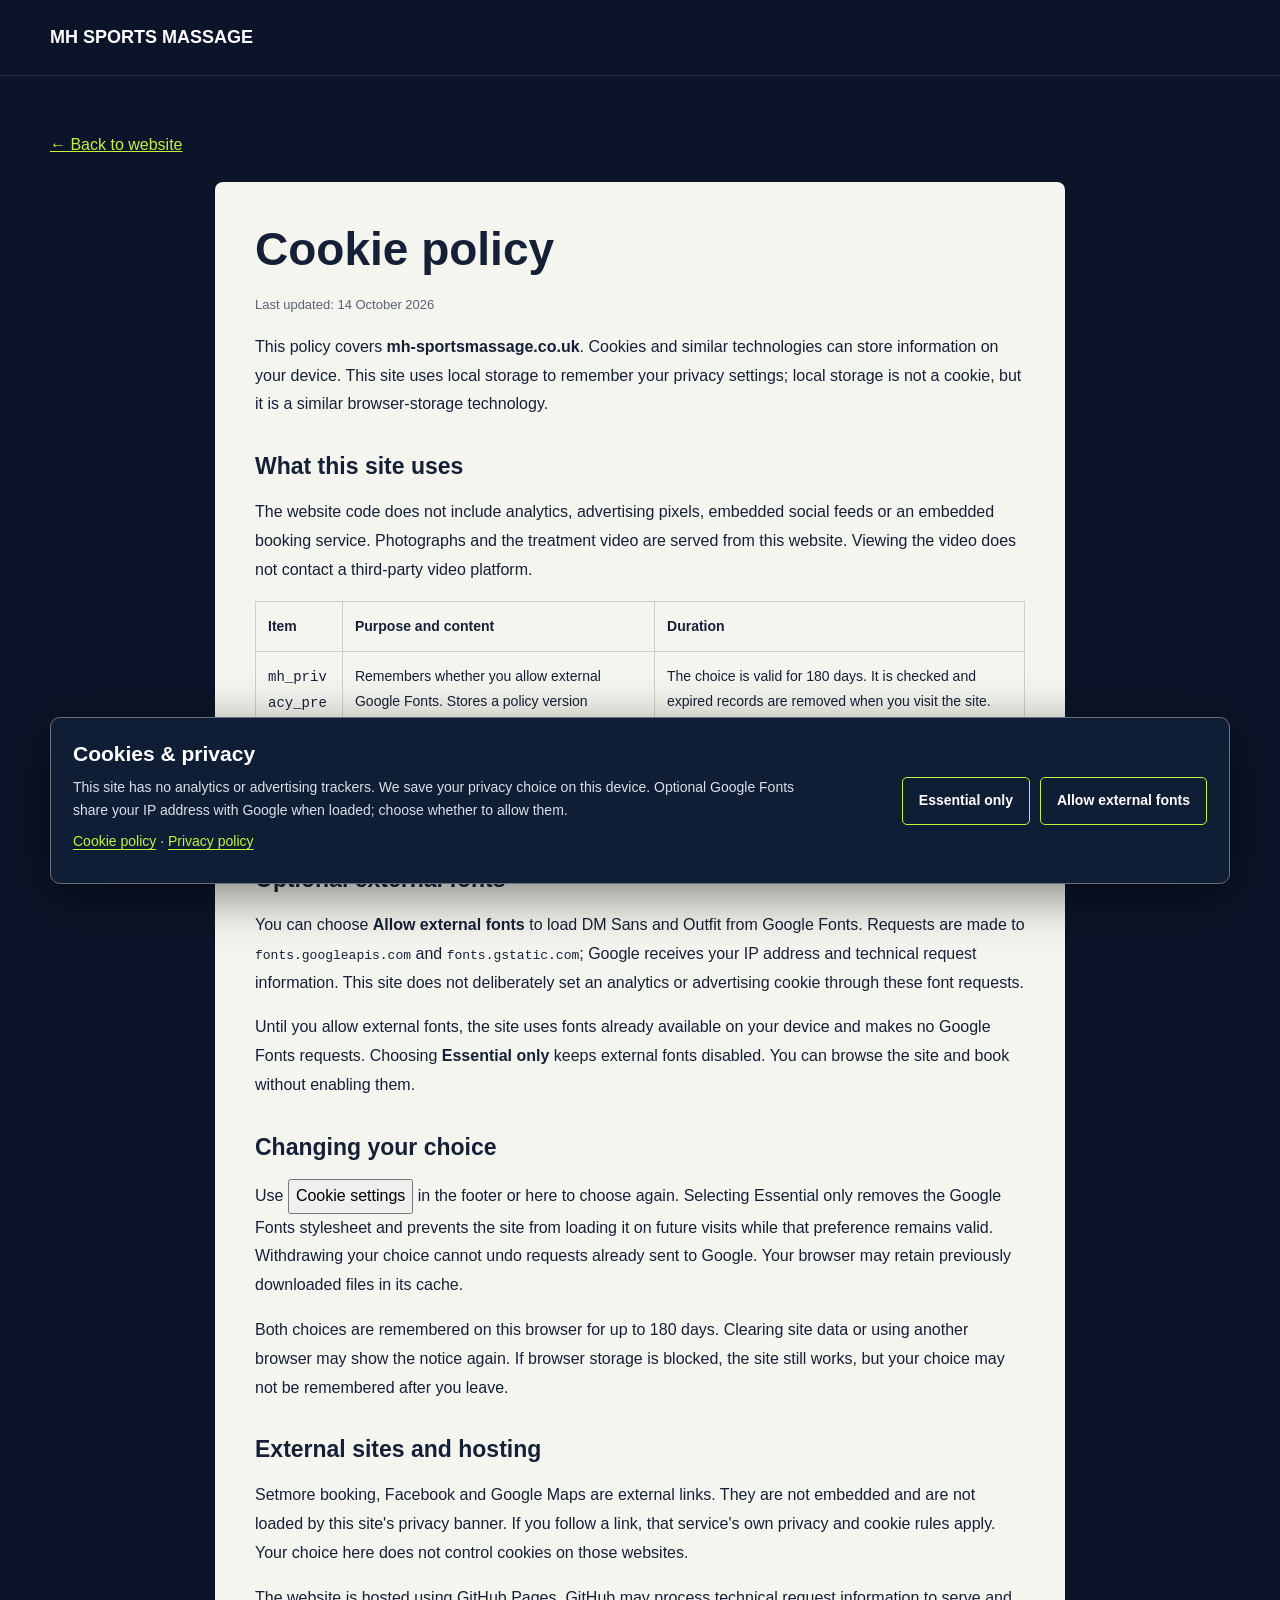
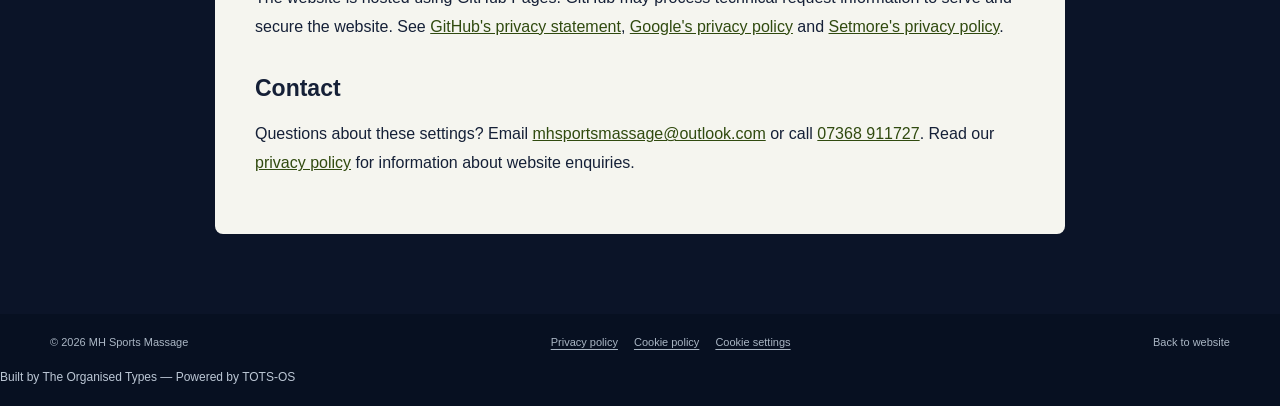
<file: cookie-policy.html>
<!doctype html>
<html lang="en-GB"><head><meta charset="utf-8"><meta name="viewport" content="width=device-width, initial-scale=1"><meta name="theme-color" content="#0b1428"><title>Cookie policy | MH Sports Massage</title><meta name="description" content="How MH Sports Massage uses browser storage, optional Google Fonts and external booking links."><link rel="canonical" href="https://mh-sportsmassage.co.uk/cookie-policy.html"><link rel="icon" type="image/png" href="assets/logo-transparent.png"><link rel="stylesheet" href="styles.css"><link rel="stylesheet" href="privacy.css"><script src="site.js" defer></script><script src="cookie-consent.js" defer></script></head><body><a class="skip" href="#main">Skip to content</a><header class="policy-header"><div class="container"><a href="index.html">MH SPORTS MASSAGE</a></div></header><main id="main" class="policy-main"><div class="container"><a class="policy-home" href="index.html">← Back to website</a><article class="policy-article"><h1>Cookie policy</h1><p class="updated">Last updated: 14 October 2026</p>
<p>This policy covers <strong>mh-sportsmassage.co.uk</strong>. Cookies and similar technologies can store information on your device. This site uses local storage to remember your privacy settings; local storage is not a cookie, but it is a similar browser-storage technology.</p>
<h2>What this site uses</h2>
<p>The website code does not include analytics, advertising pixels, embedded social feeds or an embedded booking service. Photographs and the treatment video are served from this website. Viewing the video does not contact a third-party video platform.</p>
<div class="policy-table"><table><thead><tr><th>Item</th><th>Purpose and content</th><th>Duration</th></tr></thead><tbody><tr><td><code>mh_privacy_preferences</code><br>Local storage</td><td>Remembers whether you allow external Google Fonts. Stores a policy version number, your choice and a timestamp. Used only to apply your privacy choice.</td><td>The choice is valid for 180 days. It is checked and expired records are removed when you visit the site. Your browser may retain an unused record until a later visit or until you clear site data.</td></tr></tbody></table></div>
<h2>Optional external fonts</h2>
<p>You can choose <strong>Allow external fonts</strong> to load DM Sans and Outfit from Google Fonts. Requests are made to <code>fonts.googleapis.com</code> and <code>fonts.gstatic.com</code>; Google receives your IP address and technical request information. This site does not deliberately set an analytics or advertising cookie through these font requests.</p>
<p>Until you allow external fonts, the site uses fonts already available on your device and makes no Google Fonts requests. Choosing <strong>Essential only</strong> keeps external fonts disabled. You can browse the site and book without enabling them.</p>
<h2>Changing your choice</h2>
<p>Use <button type="button" data-cookie-settings>Cookie settings</button> in the footer or here to choose again. Selecting Essential only removes the Google Fonts stylesheet and prevents the site from loading it on future visits while that preference remains valid. Withdrawing your choice cannot undo requests already sent to Google. Your browser may retain previously downloaded files in its cache.</p>
<p>Both choices are remembered on this browser for up to 180 days. Clearing site data or using another browser may show the notice again. If browser storage is blocked, the site still works, but your choice may not be remembered after you leave.</p>
<h2>External sites and hosting</h2>
<p>Setmore booking, Facebook and Google Maps are external links. They are not embedded and are not loaded by this site's privacy banner. If you follow a link, that service's own privacy and cookie rules apply. Your choice here does not control cookies on those websites.</p>
<p>The website is hosted using GitHub Pages. GitHub may process technical request information to serve and secure the website. See <a href="https://docs.github.com/en/site-policy/privacy-policies/github-general-privacy-statement" target="_blank" rel="noopener noreferrer">GitHub's privacy statement</a>, <a href="https://policies.google.com/privacy" target="_blank" rel="noopener noreferrer">Google's privacy policy</a> and <a href="https://www.setmore.com/privacy" target="_blank" rel="noopener noreferrer">Setmore's privacy policy</a>.</p>
<h2>Contact</h2><p>Questions about these settings? Email <a href="mailto:mhsportsmassage@outlook.com">mhsportsmassage@outlook.com</a> or call <a href="tel:+447368911727">07368 911727</a>. Read our <a href="privacy-policy.html">privacy policy</a> for information about website enquiries.</p>
</article></div></main><footer><div class="container footer-bottom"><span>© <span id="year"></span> MH Sports Massage</span><div class="legal-links"><a href="privacy-policy.html">Privacy policy</a><a href="cookie-policy.html">Cookie policy</a><button type="button" data-cookie-settings>Cookie settings</button></div><a href="index.html">Back to website</a></div><div class="container site-credit">Built by The Organised Types — Powered by TOTS-OS</div></footer></body></html>
</file>
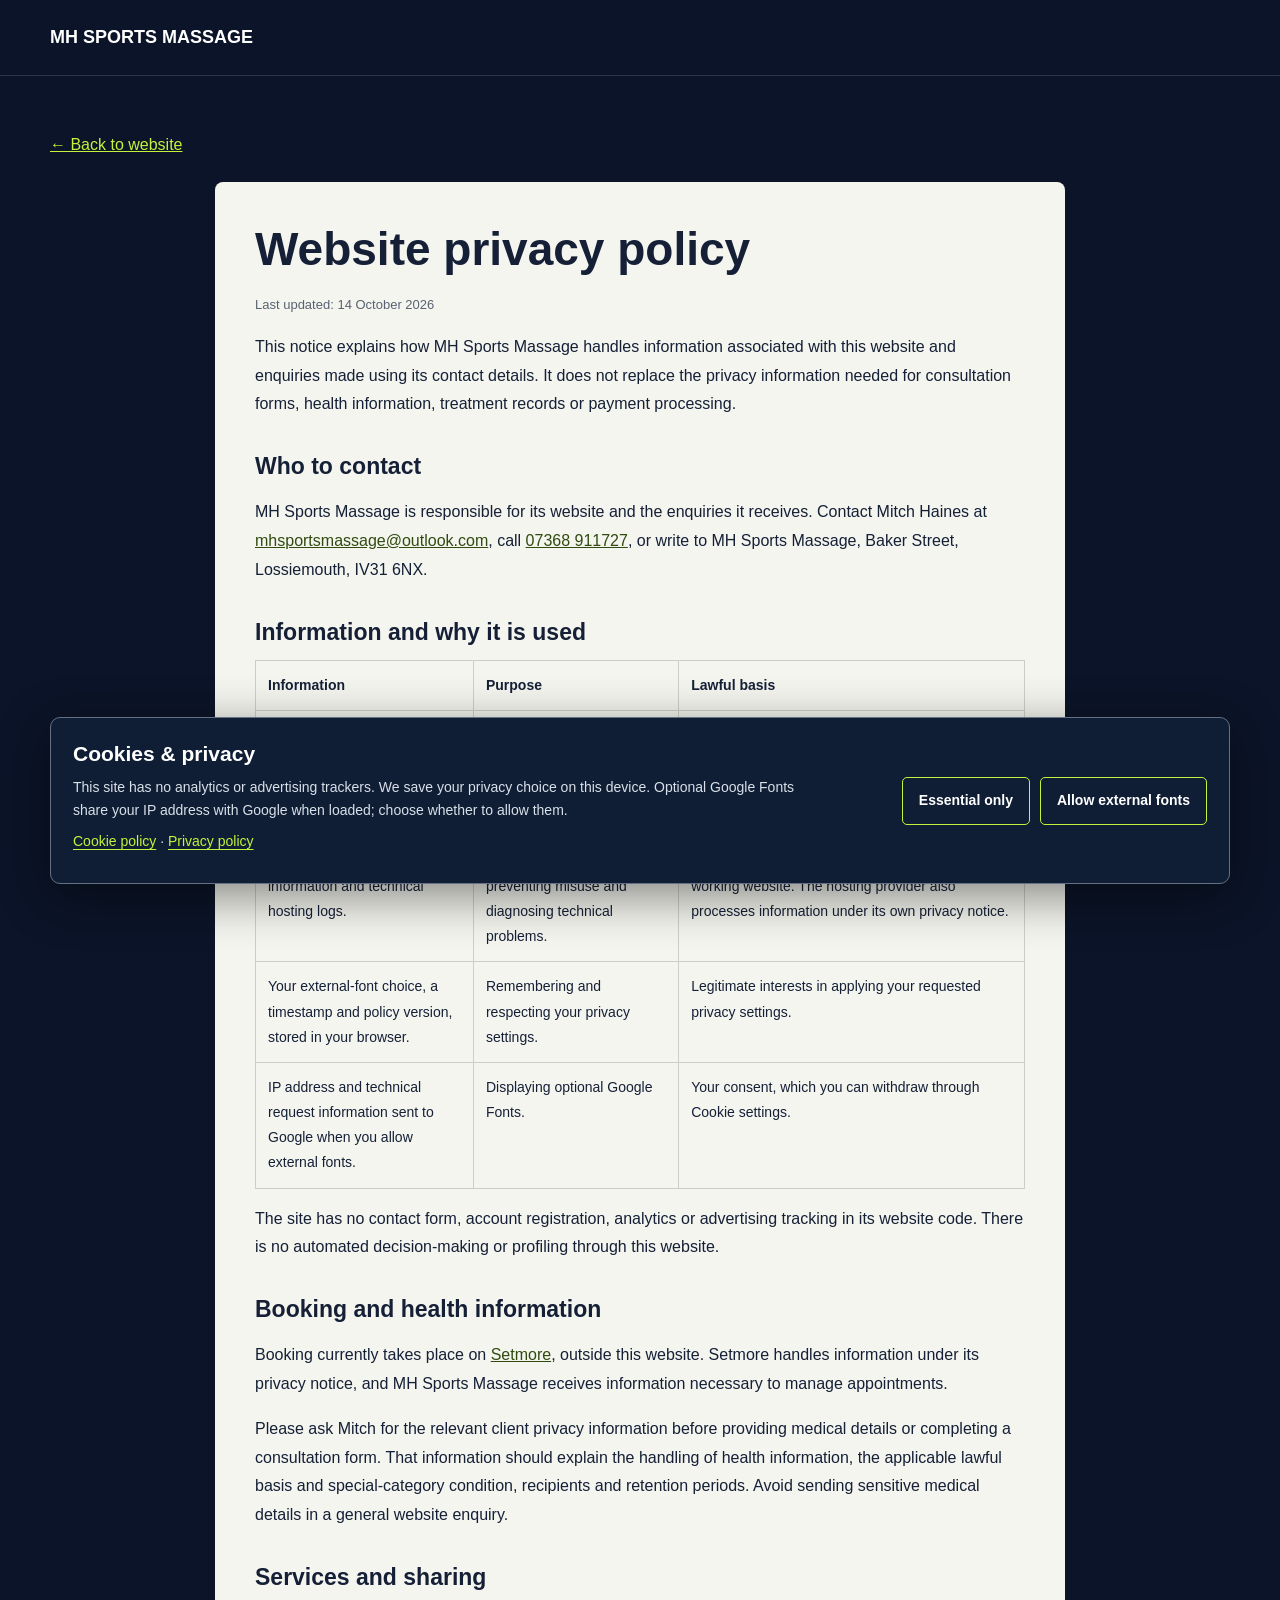
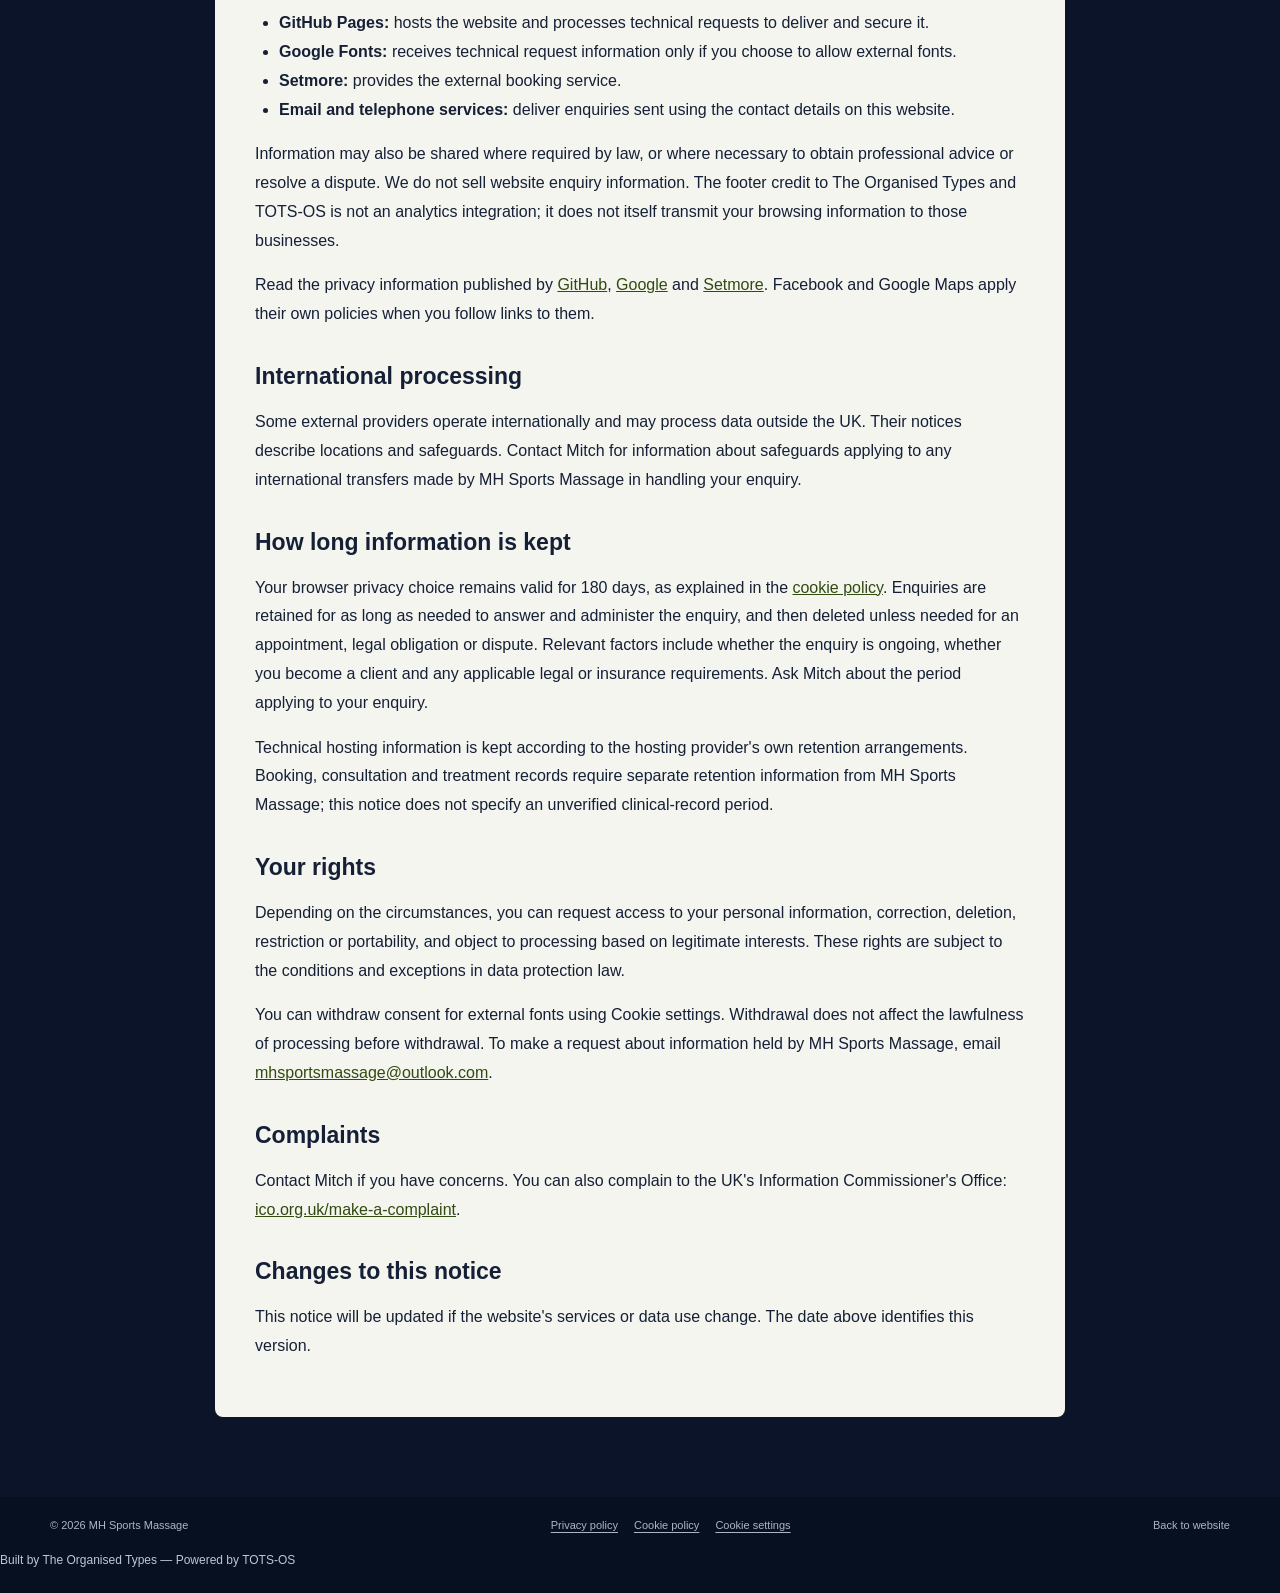
<file: privacy-policy.html>
<!doctype html>
<html lang="en-GB"><head><meta charset="utf-8"><meta name="viewport" content="width=device-width, initial-scale=1"><meta name="theme-color" content="#0b1428"><title>Website privacy policy | MH Sports Massage</title><meta name="description" content="How MH Sports Massage handles website visits, enquiries, privacy choices and external booking links."><link rel="canonical" href="https://mh-sportsmassage.co.uk/privacy-policy.html"><link rel="icon" type="image/png" href="assets/logo-transparent.png"><link rel="stylesheet" href="styles.css"><link rel="stylesheet" href="privacy.css"><script src="site.js" defer></script><script src="cookie-consent.js" defer></script></head><body><a class="skip" href="#main">Skip to content</a><header class="policy-header"><div class="container"><a href="index.html">MH SPORTS MASSAGE</a></div></header><main id="main" class="policy-main"><div class="container"><a class="policy-home" href="index.html">← Back to website</a><article class="policy-article"><h1>Website privacy policy</h1><p class="updated">Last updated: 14 October 2026</p>
<p>This notice explains how MH Sports Massage handles information associated with this website and enquiries made using its contact details. It does not replace the privacy information needed for consultation forms, health information, treatment records or payment processing.</p>
<h2>Who to contact</h2>
<p>MH Sports Massage is responsible for its website and the enquiries it receives. Contact Mitch Haines at <a href="mailto:mhsportsmassage@outlook.com">mhsportsmassage@outlook.com</a>, call <a href="tel:+447368911727">07368 911727</a>, or write to MH Sports Massage, Baker Street, Lossiemouth, IV31 6NX.</p>
<h2>Information and why it is used</h2>
<div class="policy-table"><table><thead><tr><th>Information</th><th>Purpose</th><th>Lawful basis</th></tr></thead><tbody><tr><td>Your name, contact details and information you provide by email or telephone.</td><td>Responding to enquiries and taking steps to arrange an appointment at your request.</td><td>Steps at your request before entering into a contract, where relevant; otherwise legitimate interests in answering enquiries and administering the business.</td></tr><tr><td>IP address, browser/request information and technical hosting logs.</td><td>Delivering the website, preventing misuse and diagnosing technical problems.</td><td>Legitimate interests in maintaining a secure, working website. The hosting provider also processes information under its own privacy notice.</td></tr><tr><td>Your external-font choice, a timestamp and policy version, stored in your browser.</td><td>Remembering and respecting your privacy settings.</td><td>Legitimate interests in applying your requested privacy settings.</td></tr><tr><td>IP address and technical request information sent to Google when you allow external fonts.</td><td>Displaying optional Google Fonts.</td><td>Your consent, which you can withdraw through Cookie settings.</td></tr></tbody></table></div>
<p>The site has no contact form, account registration, analytics or advertising tracking in its website code. There is no automated decision-making or profiling through this website.</p>
<h2>Booking and health information</h2>
<p>Booking currently takes place on <a href="https://mhsportsmassage.setmore.com/" target="_blank" rel="noopener noreferrer">Setmore</a>, outside this website. Setmore handles information under its privacy notice, and MH Sports Massage receives information necessary to manage appointments.</p>
<p>Please ask Mitch for the relevant client privacy information before providing medical details or completing a consultation form. That information should explain the handling of health information, the applicable lawful basis and special-category condition, recipients and retention periods. Avoid sending sensitive medical details in a general website enquiry.</p>
<h2>Services and sharing</h2>
<ul><li><strong>GitHub Pages:</strong> hosts the website and processes technical requests to deliver and secure it.</li><li><strong>Google Fonts:</strong> receives technical request information only if you choose to allow external fonts.</li><li><strong>Setmore:</strong> provides the external booking service.</li><li><strong>Email and telephone services:</strong> deliver enquiries sent using the contact details on this website.</li></ul>
<p>Information may also be shared where required by law, or where necessary to obtain professional advice or resolve a dispute. We do not sell website enquiry information. The footer credit to The Organised Types and TOTS-OS is not an analytics integration; it does not itself transmit your browsing information to those businesses.</p>
<p>Read the privacy information published by <a href="https://docs.github.com/en/site-policy/privacy-policies/github-general-privacy-statement" target="_blank" rel="noopener noreferrer">GitHub</a>, <a href="https://policies.google.com/privacy" target="_blank" rel="noopener noreferrer">Google</a> and <a href="https://www.setmore.com/privacy" target="_blank" rel="noopener noreferrer">Setmore</a>. Facebook and Google Maps apply their own policies when you follow links to them.</p>
<h2>International processing</h2>
<p>Some external providers operate internationally and may process data outside the UK. Their notices describe locations and safeguards. Contact Mitch for information about safeguards applying to any international transfers made by MH Sports Massage in handling your enquiry.</p>
<h2>How long information is kept</h2>
<p>Your browser privacy choice remains valid for 180 days, as explained in the <a href="cookie-policy.html">cookie policy</a>. Enquiries are retained for as long as needed to answer and administer the enquiry, and then deleted unless needed for an appointment, legal obligation or dispute. Relevant factors include whether the enquiry is ongoing, whether you become a client and any applicable legal or insurance requirements. Ask Mitch about the period applying to your enquiry.</p>
<p>Technical hosting information is kept according to the hosting provider's own retention arrangements. Booking, consultation and treatment records require separate retention information from MH Sports Massage; this notice does not specify an unverified clinical-record period.</p>
<h2>Your rights</h2>
<p>Depending on the circumstances, you can request access to your personal information, correction, deletion, restriction or portability, and object to processing based on legitimate interests. These rights are subject to the conditions and exceptions in data protection law.</p>
<p>You can withdraw consent for external fonts using Cookie settings. Withdrawal does not affect the lawfulness of processing before withdrawal. To make a request about information held by MH Sports Massage, email <a href="mailto:mhsportsmassage@outlook.com">mhsportsmassage@outlook.com</a>.</p>
<h2>Complaints</h2>
<p>Contact Mitch if you have concerns. You can also complain to the UK's Information Commissioner's Office: <a href="https://ico.org.uk/make-a-complaint/" target="_blank" rel="noopener noreferrer">ico.org.uk/make-a-complaint</a>.</p>
<h2>Changes to this notice</h2>
<p>This notice will be updated if the website's services or data use change. The date above identifies this version.</p>
</article></div></main><footer><div class="container footer-bottom"><span>© <span id="year"></span> MH Sports Massage</span><div class="legal-links"><a href="privacy-policy.html">Privacy policy</a><a href="cookie-policy.html">Cookie policy</a><button type="button" data-cookie-settings>Cookie settings</button></div><a href="index.html">Back to website</a></div><div class="container site-credit">Built by The Organised Types — Powered by TOTS-OS</div></footer></body></html>
</file>
<file: styles.css>
:root{--navy:#0b1428;--navy2:#111e35;--lime:#c5f23b;--cream:#f5f5ef;--ink:#152037;--muted:#a9b4c3;--line:#2a3548}*{box-sizing:border-box}html{scroll-behavior:smooth;scroll-padding-top:90px}body{margin:0;background:var(--navy);color:#fff;font-family:'DM Sans',sans-serif}button,a{font:inherit}button{cursor:pointer}a{color:inherit;text-decoration:none}button:focus-visible,a:focus-visible,summary:focus-visible{outline:3px solid var(--lime);outline-offset:4px}.container{width:min(1180px,calc(100% - 48px));margin:auto}.skip{position:absolute;top:-100px;left:10px;background:#fff;color:#000;padding:10px;z-index:100}.skip:focus{top:10px}.topline{display:flex;justify-content:space-between;padding:10px max(24px,calc((100vw - 1180px)/2));background:var(--lime);color:var(--navy);font-size:10px;font-weight:800;letter-spacing:.16em}.header{position:sticky;top:0;z-index:50;background:rgba(11,20,40,.97);border-bottom:1px solid var(--line);backdrop-filter:blur(16px)}.navwrap{height:82px;display:flex;align-items:center;justify-content:space-between;gap:24px}.brand{display:flex;align-items:center;gap:11px;flex-shrink:0}.brand-mark{position:relative;display:grid;place-items:center;width:47px;height:47px;border:2px solid var(--lime);font:800 21px Outfit;border-radius:50%}.mark-line{position:absolute;bottom:9px;width:23px;height:2px;background:var(--lime)}.brand-words{font:800 15px/1.05 Outfit;letter-spacing:.08em}.brand-words strong{display:block;color:var(--lime);font-size:11px;letter-spacing:.23em;margin-top:5px}.nav{display:flex;gap:24px;align-items:center}.nav a{font-size:13px;color:#d8e0e9}.nav a:hover,.text-link:hover{color:var(--lime)}.btn{display:inline-flex;justify-content:center;align-items:center;gap:25px;border:1px solid transparent;padding:17px 23px;font:800 12px Outfit;letter-spacing:.09em;transition:transform .2s,background .2s;text-align:center}.btn:hover{transform:translateY(-3px)}.btn-lime{background:var(--lime);color:var(--navy)}.btn-lime:hover{background:#d9ff67}.btn-outline{border-color:#657084;background:transparent;color:white}.btn-outline-light{border-color:#697387;color:white;background:transparent;width:100%}.btn-dark{background:var(--navy);color:#fff}.menu-toggle{display:none}.hero{position:relative;overflow:hidden;background:linear-gradient(115deg,#0b1428,#101d34)}.hero-grid{position:absolute;inset:0;opacity:.25;background-image:linear-gradient(#ffffff0c 1px,transparent 1px),linear-gradient(90deg,#ffffff0c 1px,transparent 1px);background-size:54px 54px;mask-image:linear-gradient(to right,black,transparent)}.hero-inner{min-height:650px;display:grid;grid-template-columns:1.1fr .9fr;align-items:center;gap:60px;padding-top:70px;padding-bottom:80px;position:relative}.eyebrow,.kicker{font:800 11px Outfit;letter-spacing:.2em;color:var(--lime)}.eyebrow{display:flex;align-items:center;gap:12px}.pulse{height:9px;width:9px;background:var(--lime);border-radius:50%;box-shadow:0 0 0 5px #c5f23b20}.hero h1,h2,h3{font-family:Outfit,sans-serif}.hero h1{font-size:clamp(50px,6.5vw,93px);letter-spacing:-.065em;line-height:.99;margin:28px 0}.hero h1 em,.statement h2 em{font-style:normal;color:var(--lime)}.hero-content>p{font-size:16px;line-height:1.85;max-width:540px;color:#bac5d3}.hero-actions{display:flex;gap:12px;flex-wrap:wrap;margin-top:30px}.hero-proof{display:flex;gap:12px;align-items:center;flex-wrap:wrap;margin-top:38px;color:#b9c5d2;font-size:12px}.stars{color:var(--lime);letter-spacing:3px}.divider{height:16px;width:1px;background:#576273}.hero-art{position:relative;min-width:0}.photo{background-color:#1b2b42;background-position:center;background-size:cover;position:relative;overflow:hidden}.hero-photo{height:470px;border-radius:180px 180px 8px 8px;background-image:linear-gradient(150deg,#20334d80,#0b1428cf),url('assets/treatment-hero.jpg');border:1px solid #506078}.hero-photo:after,.about-image:after{content:'✳';font-size:180px;color:#c5f23b18;position:absolute;right:0;top:10px}.hero-photo>span{position:absolute;bottom:35px;left:32px;font:900 33px/1 Outfit;letter-spacing:-.04em}.floating-note{position:absolute;bottom:28px;left:-40px;background:var(--lime);color:var(--navy);padding:18px 23px;display:flex;align-items:center;gap:14px;box-shadow:0 20px 40px #0004}.mini-icon{font-size:33px}.floating-note strong,.floating-note small{display:block}.floating-note strong{font:800 14px Outfit}.floating-note small{font-size:11px;margin-top:4px}.hero-bottom{border-top:1px solid #394456;display:flex;justify-content:space-evenly;gap:12px;align-items:center;padding:22px 20px;color:#e1e8f0;font:700 11px Outfit;letter-spacing:.15em;flex-wrap:wrap}.hero-bottom span:nth-child(even){color:var(--lime)}.section{padding:110px 0}.intro{background:var(--cream);color:var(--ink)}.intro .kicker,.services .kicker,.about .kicker,.faq .kicker{color:#647b19}.intro-head,.section-heading{display:flex;align-items:end;justify-content:space-between;gap:60px;margin-bottom:50px}.intro h2,.section-heading h2,.about h2,.reviews h2,.faq h2,.contact h2{font-size:clamp(38px,5vw,67px);line-height:1.04;letter-spacing:-.055em;margin:18px 0 0}.intro h2 span,.section-heading h2 span,.about h2 span,.reviews h2 span,.faq h2 span,.contact h2 span{color:#8193a6}.intro-head>p,.section-heading>p{max-width:350px;line-height:1.8;color:#5d6875}.benefits{display:grid;grid-template-columns:repeat(3,1fr);gap:22px}.benefits>div{border-top:2px solid #b6c1c6;padding-top:22px}.benefits span{font:800 12px Outfit;color:#78951d}.benefits h3{font-size:20px}.benefits p{line-height:1.75;color:#66717e;font-size:14px}.services{background:#eef0ec;color:var(--ink)}.service-grid{display:grid;grid-template-columns:repeat(3,1fr);gap:20px}.service-card{background:#fff}.service-photo{height:240px;background-image:linear-gradient(140deg,#263b56,#0b1428);display:flex;align-items:flex-start;padding:20px}.photo-one{background-image:linear-gradient(140deg,#1b2d48a8,#0b1428c7),url('assets/IMG_7088.jpg')}.photo-two{background-image:linear-gradient(140deg,#1b2d48a8,#0b1428c7),url('assets/treatment-back.jpg')}.photo-three{background-image:linear-gradient(140deg,#1b2d48a8,#0b1428c7),url('assets/treatment-shoulder.jpg')}.service-num{background:var(--lime);color:var(--navy);font:800 12px Outfit;padding:9px 11px}.service-body{padding:25px}.service-body h3{font-size:21px;display:flex;justify-content:space-between;gap:10px}.service-body h3 span{color:#7c981e}.service-body p{font-size:14px;line-height:1.7;color:#64707e;min-height:75px}.text-link{border:0;background:transparent;padding:10px 0;font:800 12px Outfit;letter-spacing:.08em}.small-note{font-size:12px;line-height:1.7;opacity:.65;margin-top:20px}.statement{background:var(--lime);color:var(--navy);text-align:center;padding:82px 0}.statement .container>span{font-size:38px}.statement h2{font-size:clamp(38px,6vw,76px);line-height:1.04;letter-spacing:-.055em;margin:15px 0 30px}.statement h2 em{color:#627b19}.about{background:#fff;color:var(--ink)}.about-grid{display:grid;grid-template-columns:.95fr 1.05fr;gap:85px;align-items:center}.about-image{height:590px;background-image:linear-gradient(145deg,#1a3045a8,#0b1428c9),url('assets/IMG_7089.jpg');background-position:center}.about-tag{position:absolute;bottom:0;left:0;background:var(--lime);padding:23px;font:800 17px/1.2 Outfit}.about-tag span{margin-left:30px}.about-copy>p{line-height:1.8;color:#65717c}.about-copy .lead{font-size:19px;color:var(--ink);font-weight:700}.about-points{display:flex;flex-wrap:wrap;gap:13px;margin:25px 0}.about-points span{font-size:12px;font-weight:700;padding:9px;background:#eff3e6}.packages{background:var(--navy)}.packages .section-heading>p{color:#aebdca}.packages .section-heading h2 span,.reviews h2 span,.contact h2 span{color:var(--lime)}.package-grid{display:grid;grid-template-columns:repeat(3,1fr);gap:20px}.package-card{background:#15223a;border:1px solid #36445a;padding:30px;display:flex;flex-direction:column;min-height:410px}.package-card.featured{background:var(--lime);color:var(--navy);border-color:var(--lime)}.package-label{font:800 11px Outfit;letter-spacing:.15em;color:var(--lime)}.featured .package-label{color:#43571c}.package-card h3{font-size:32px;line-height:1.1;margin:35px 0 8px}.package-card>p{color:#bac4d1;font-size:13px}.featured>p{color:#45512e}.price{font:900 54px Outfit;letter-spacing:-.05em;margin:22px 0 0}.price small{font:600 14px 'DM Sans',sans-serif;letter-spacing:0}.package-detail{flex:1;line-height:1.6}.reviews{background:#15223a}.reviews-layout{display:grid;grid-template-columns:1fr .8fr;gap:90px;align-items:center}.reviews-layout>div:first-child p{max-width:430px;color:#b2becc;line-height:1.8;margin:25px 0}.review-card{background:#fff;color:var(--ink);padding:42px}.review-card .stars{color:#79991b;font-size:25px}.review-number{font:900 112px Outfit;letter-spacing:-.08em;line-height:1.2}.review-number span{font-size:30px;color:#9ca7b3}.review-card h3{font-size:23px}.review-card p{color:#65717e;line-height:1.8}.review-bottom{border-top:1px solid #e1e5e9;padding-top:20px;margin-top:35px;font:800 11px Outfit;letter-spacing:.12em;display:flex;justify-content:space-between}.review-bottom span{color:#77911d;font-size:25px}.faq{background:var(--cream);color:var(--ink)}.faq-grid{display:grid;grid-template-columns:.85fr 1.15fr;gap:90px}.faq-grid>div:first-child p{line-height:1.8;color:#6b7682}.faq-list details{border-bottom:1px solid #cbd0d4;padding:20px 0}.faq-list summary{cursor:pointer;font:700 17px Outfit;list-style:none;display:flex;justify-content:space-between;gap:15px}.faq-list summary::-webkit-details-marker{display:none}.faq-list summary span{color:#819e21;font-size:22px}.faq-list details[open] summary span{transform:rotate(45deg)}.faq-list details p{color:#66717e;line-height:1.8;font-size:14px;max-width:570px}.contact{background:#111f36}.contact-grid{display:grid;grid-template-columns:1fr 1fr;gap:90px}.contact-grid>div:first-child p{color:#b5c0ce;line-height:1.8;margin:25px 0}.contact-card{background:#fff;color:var(--ink);padding:35px}.contact-card>div{border-bottom:1px solid #dce1e4;padding:16px 0 24px}.contact-card>div:last-child{border:0}.contact-card span{display:block;color:#77941c;font:800 11px Outfit;letter-spacing:.14em;margin-bottom:12px}.contact-card strong{display:block;font:700 20px/1.4 Outfit}.contact-card a{display:inline-block;margin-top:10px;font-size:13px;text-decoration:underline}.hours{padding:0;list-style:none;margin:10px 0}.hours li{display:flex;justify-content:space-between;gap:20px;font-size:13px;margin:9px 0}.hours b{font-weight:700}footer{background:#071021}.footer-top{display:flex;align-items:center;justify-content:space-between;gap:25px;padding:40px 0;border-bottom:1px solid #263147}.footer-top p,.footer-top>a:last-child{font:800 11px Outfit;letter-spacing:.12em}.footer-bottom{display:flex;justify-content:space-between;gap:20px;padding:22px 0;color:#aab6c4;font-size:11px}.booking-dialog{width:min(800px,calc(100% - 28px));max-height:90vh;border:1px solid #516079;background:#101e35;color:white;padding:0;box-shadow:0 30px 100px #000b}.booking-dialog::backdrop{background:#030914d9}.dialog-head{padding:25px;display:flex;justify-content:space-between;align-items:start;border-bottom:1px solid #344158}.dialog-head h2{font-size:27px;margin:10px 0 0}.close-dialog{background:none;border:1px solid #5a677c;color:white;padding:10px 14px}.booking-content{padding:28px}.booking-content p{line-height:1.8;color:#cad4df}.booking-frame{display:block;width:100%;height:min(65vh,680px);border:0;background:white}@media(max-width:1050px){.nav{gap:13px}.nav a{font-size:12px}.hero-inner{gap:30px}.about-grid{gap:45px}}@media(max-width:850px){.nav{display:none;position:absolute;top:82px;left:0;right:0;background:var(--navy);padding:25px;flex-direction:column;align-items:stretch;border-bottom:1px solid #344158}.nav.open{display:flex}.menu-toggle{display:flex;flex-direction:column;gap:5px;background:none;border:0;padding:10px;margin-left:auto}.menu-toggle span{display:block;width:24px;height:2px;background:white}.nav-book{padding:13px}.hero-inner,.about-grid,.reviews-layout,.faq-grid,.contact-grid{grid-template-columns:1fr}.hero-inner{padding-top:65px}.hero-art{max-width:520px;width:100%;margin:auto}.floating-note{left:0}.about-image{height:430px}.service-grid,.package-grid,.benefits{grid-template-columns:1fr 1fr}.section-heading,.intro-head{align-items:start;flex-direction:column;gap:10px}.faq-grid,.contact-grid,.reviews-layout{gap:40px}}@media(max-width:600px){.container{width:min(100% - 32px,1180px)}.topline{padding:10px 16px;font-size:9px;gap:10px}.topline span{max-width:170px}.navwrap{height:70px}.nav{top:70px}.brand-words{font-size:12px}.brand-mark{width:40px;height:40px}.nav-book{font-size:10px;padding:12px 10px;gap:6px}.hero-inner{padding:50px 0}.hero h1{font-size:clamp(46px,11vw,65px)}.hero-actions .btn{width:100%}.hero-photo{height:330px;border-radius:130px 130px 5px 5px}.hero-photo>span{font-size:25px}.floating-note{bottom:10px;padding:12px}.hero-bottom{font-size:9px}.section{padding:75px 0}.service-grid,.package-grid,.benefits{grid-template-columns:1fr}.service-body p{min-height:0}.statement{padding:65px 0}.about-image{height:370px}.review-number{font-size:86px}.footer-top,.footer-bottom{flex-direction:column;align-items:flex-start}.footer-top p{line-height:1.5}.contact-card{padding:23px}}

/* Authentic MH Sports Massage media */
.brand-logo{width:58px;height:58px;object-fit:cover;border-radius:50%;border:1px solid #66738b;display:block}
.hero-photo{background-image:linear-gradient(150deg,#20334d33,#0b1428aa),url('assets/treatment-hero.jpg');background-position:center 38%}
.photo-one{background-image:linear-gradient(140deg,#1b2d4833,#0b142855),url('assets/IMG_7088.jpg')}.photo-two{background-image:linear-gradient(140deg,#1b2d4833,#0b142855),url('assets/treatment-back.jpg')}.photo-three{background-image:linear-gradient(140deg,#1b2d4833,#0b142855),url('assets/treatment-shoulder.jpg')}.about-image{background-image:linear-gradient(145deg,#1a304522,#0b142866),url('assets/IMG_7089.jpg');background-position:center 40%}
.media-feature{background:#0e1a30;padding:90px 0;border-block:1px solid #2a3548}.media-feature-grid{display:grid;grid-template-columns:.85fr 1.15fr;gap:55px;align-items:center}.media-feature h2{font-size:clamp(36px,4.8vw,60px);line-height:1.05;letter-spacing:-.05em;margin:20px 0}.media-feature h2 span{color:var(--lime)}.media-feature p{color:#b9c5d2;line-height:1.85;max-width:430px;margin-bottom:26px}.media-video{border:1px solid #47566b;background:#080f1c;box-shadow:0 25px 65px #0005;overflow:hidden}.media-video video{display:block;width:100%;max-height:440px;object-fit:contain;background:#080f1c}@media(max-width:850px){.media-feature-grid{grid-template-columns:1fr;gap:28px}.media-feature{padding:65px 0}}@media(max-width:600px){.brand-logo{width:43px;height:43px}}

/* Layout refinements: prevent hero copy and photography from colliding */
.hero-inner{grid-template-columns:minmax(0,1.1fr) minmax(0,.9fr);gap:clamp(32px,4vw,70px)}
.hero-content,.hero-art{min-width:0}
.hero h1{font-size:clamp(44px,5.35vw,76px);letter-spacing:-.055em;overflow-wrap:normal}
.hero-photo>span{font-size:clamp(19px,2vw,30px);max-width:65%;z-index:1}
.floating-note{left:-18px;bottom:18px;z-index:2;max-width:calc(100% + 18px)}
.brand-logo{width:77px;height:77px;object-fit:contain;border:0;border-radius:0;background:transparent}
.navwrap{min-height:94px;height:auto;padding-top:8px;padding-bottom:8px}
/* Vertical footage is presented without a surrounding rectangular card */
.media-feature-grid{grid-template-columns:minmax(0,1fr) minmax(0,1fr);gap:clamp(32px,5vw,90px)}
.media-video{border:0;background:transparent;box-shadow:none;overflow:visible;display:flex;justify-content:center;align-items:center}
.media-video video{display:block;width:auto;height:auto;max-height:540px;max-width:100%;aspect-ratio:9/16;object-fit:contain;background:transparent;border:0;outline:0;box-shadow:none;border-radius:0}
@media(max-width:1050px){.hero h1{font-size:clamp(42px,5.2vw,64px)}.hero-inner{gap:36px}.floating-note{left:0}}
@media(max-width:850px){.hero-inner,.media-feature-grid{grid-template-columns:minmax(0,1fr)}.hero h1{font-size:clamp(48px,9vw,75px)}.media-video video{max-height:500px}.navwrap{min-height:80px}.nav{top:80px}}
@media(max-width:600px){.brand-logo{width:60px;height:60px}.hero h1{font-size:clamp(42px,10vw,60px)}.hero-photo>span{max-width:72%}.media-video video{max-height:440px}.floating-note{max-width:90%}}
</file>
<file: privacy.css>
[hidden]{display:none!important}
.cookie-banner{position:fixed;z-index:1000;bottom:16px;left:16px;right:16px;max-width:1180px;margin:auto;background:#101e35;color:#fff;border:1px solid #657084;border-radius:10px;padding:22px;box-shadow:0 12px 50px #0007;display:flex;align-items:center;justify-content:space-between;gap:24px;max-height:calc(100dvh - 32px);overflow:auto;font-family:'DM Sans',Arial,sans-serif}
.cookie-copy{max-width:740px}.cookie-copy h2{font:700 21px/1.3 'Outfit',Arial,sans-serif;margin:0 0 8px;letter-spacing:0}.cookie-copy p{font-size:14px;line-height:1.65;margin:8px 0;color:#d8e0e9}.cookie-copy a{color:#c5f23b;text-decoration:underline;text-underline-offset:3px}
.cookie-actions{display:flex;gap:10px;flex-wrap:wrap}.cookie-actions button{background:#101e35;color:#fff;border:1px solid #c5f23b;border-radius:5px;padding:13px 16px;font:700 14px/1.4 Arial,sans-serif;cursor:pointer;white-space:nowrap}.cookie-actions button:hover{background:#26364f}.cookie-actions button:focus-visible{outline:3px solid white;outline-offset:3px}
.legal-links{display:flex;flex-wrap:wrap;align-items:center;gap:16px}.legal-links a,.legal-links button{font:inherit;color:inherit;text-decoration:underline;text-underline-offset:3px}.legal-links button{background:none;border:0;padding:0;cursor:pointer}.site-credit{display:block;margin:0;padding-top:0!important;padding-bottom:26px!important;font-size:12px;color:#bcc7d5}.footer-bottom{flex-wrap:wrap}
.policy-main{padding:60px 0 80px}.policy-article{max-width:850px;margin:auto;background:#f5f5ef;color:#152037;padding:40px;border-radius:8px;line-height:1.8}.policy-article h1{font:700 clamp(30px,5vw,46px)/1.2 'Outfit',Arial,sans-serif;margin:0 0 16px}.policy-article h2{font-size:23px;line-height:1.35;letter-spacing:0;margin:32px 0 12px;color:#152037}.policy-article a{color:#304a0f;text-decoration:underline;overflow-wrap:anywhere}.policy-article table{width:100%;border-collapse:collapse;font-size:14px}.policy-article td,.policy-article th{text-align:left;vertical-align:top;padding:12px;border:1px solid #ccd0c4;overflow-wrap:anywhere}.policy-table{overflow:auto}.policy-article .updated{font-size:13px;color:#596271}.policy-article ul{padding-left:24px}.policy-home{display:inline-block;margin:0 0 28px;color:#c5f23b;text-decoration:underline}.policy-header{padding:25px 0;border-bottom:1px solid #2a3548}.policy-header a{font:700 18px/1.4 Arial,sans-serif}
body{font-family:'DM Sans',Arial,sans-serif}h1,h2,h3{font-family:'Outfit',Arial,sans-serif}
@media(max-width:700px){.cookie-banner{flex-direction:column;align-items:stretch;gap:10px;padding:18px;bottom:10px;left:10px;right:10px}.cookie-actions button{flex:1;white-space:normal}.policy-article{padding:24px}.policy-main{padding:32px 0 60px}}
</file>
<file: mh-sports-massage/styles.css>
:root{--navy:#0b1428;--navy2:#111e35;--lime:#c5f23b;--cream:#f5f5ef;--ink:#152037;--muted:#a9b4c3;--line:#2a3548}*{box-sizing:border-box}html{scroll-behavior:smooth;scroll-padding-top:90px}body{margin:0;background:var(--navy);color:#fff;font-family:'DM Sans',sans-serif}button,a{font:inherit}button{cursor:pointer}a{color:inherit;text-decoration:none}button:focus-visible,a:focus-visible,summary:focus-visible{outline:3px solid var(--lime);outline-offset:4px}.container{width:min(1180px,calc(100% - 48px));margin:auto}.skip{position:absolute;top:-100px;left:10px;background:#fff;color:#000;padding:10px;z-index:100}.skip:focus{top:10px}.topline{display:flex;justify-content:space-between;padding:10px max(24px,calc((100vw - 1180px)/2));background:var(--lime);color:var(--navy);font-size:10px;font-weight:800;letter-spacing:.16em}.header{position:sticky;top:0;z-index:50;background:rgba(11,20,40,.97);border-bottom:1px solid var(--line);backdrop-filter:blur(16px)}.navwrap{height:82px;display:flex;align-items:center;justify-content:space-between;gap:24px}.brand{display:flex;align-items:center;gap:11px;flex-shrink:0}.brand-mark{position:relative;display:grid;place-items:center;width:47px;height:47px;border:2px solid var(--lime);font:800 21px Outfit;border-radius:50%}.mark-line{position:absolute;bottom:9px;width:23px;height:2px;background:var(--lime)}.brand-words{font:800 15px/1.05 Outfit;letter-spacing:.08em}.brand-words strong{display:block;color:var(--lime);font-size:11px;letter-spacing:.23em;margin-top:5px}.nav{display:flex;gap:24px;align-items:center}.nav a{font-size:13px;color:#d8e0e9}.nav a:hover,.text-link:hover{color:var(--lime)}.btn{display:inline-flex;justify-content:center;align-items:center;gap:25px;border:1px solid transparent;padding:17px 23px;font:800 12px Outfit;letter-spacing:.09em;transition:transform .2s,background .2s;text-align:center}.btn:hover{transform:translateY(-3px)}.btn-lime{background:var(--lime);color:var(--navy)}.btn-lime:hover{background:#d9ff67}.btn-outline{border-color:#657084;background:transparent;color:white}.btn-outline-light{border-color:#697387;color:white;background:transparent;width:100%}.btn-dark{background:var(--navy);color:#fff}.menu-toggle{display:none}.hero{position:relative;overflow:hidden;background:linear-gradient(115deg,#0b1428,#101d34)}.hero-grid{position:absolute;inset:0;opacity:.25;background-image:linear-gradient(#ffffff0c 1px,transparent 1px),linear-gradient(90deg,#ffffff0c 1px,transparent 1px);background-size:54px 54px;mask-image:linear-gradient(to right,black,transparent)}.hero-inner{min-height:650px;display:grid;grid-template-columns:1.1fr .9fr;align-items:center;gap:60px;padding-top:70px;padding-bottom:80px;position:relative}.eyebrow,.kicker{font:800 11px Outfit;letter-spacing:.2em;color:var(--lime)}.eyebrow{display:flex;align-items:center;gap:12px}.pulse{height:9px;width:9px;background:var(--lime);border-radius:50%;box-shadow:0 0 0 5px #c5f23b20}.hero h1,h2,h3{font-family:Outfit,sans-serif}.hero h1{font-size:clamp(50px,6.5vw,93px);letter-spacing:-.065em;line-height:.99;margin:28px 0}.hero h1 em,.statement h2 em{font-style:normal;color:var(--lime)}.hero-content>p{font-size:16px;line-height:1.85;max-width:540px;color:#bac5d3}.hero-actions{display:flex;gap:12px;flex-wrap:wrap;margin-top:30px}.hero-proof{display:flex;gap:12px;align-items:center;flex-wrap:wrap;margin-top:38px;color:#b9c5d2;font-size:12px}.stars{color:var(--lime);letter-spacing:3px}.divider{height:16px;width:1px;background:#576273}.hero-art{position:relative;min-width:0}.photo{background-color:#1b2b42;background-position:center;background-size:cover;position:relative;overflow:hidden}.hero-photo{height:470px;border-radius:180px 180px 8px 8px;background-image:linear-gradient(150deg,#20334d80,#0b1428cf),url('assets/treatment-hero.jpg');border:1px solid #506078}.hero-photo:after,.about-image:after{content:'✳';font-size:180px;color:#c5f23b18;position:absolute;right:0;top:10px}.hero-photo>span{position:absolute;bottom:35px;left:32px;font:900 33px/1 Outfit;letter-spacing:-.04em}.floating-note{position:absolute;bottom:28px;left:-40px;background:var(--lime);color:var(--navy);padding:18px 23px;display:flex;align-items:center;gap:14px;box-shadow:0 20px 40px #0004}.mini-icon{font-size:33px}.floating-note strong,.floating-note small{display:block}.floating-note strong{font:800 14px Outfit}.floating-note small{font-size:11px;margin-top:4px}.hero-bottom{border-top:1px solid #394456;display:flex;justify-content:space-evenly;gap:12px;align-items:center;padding:22px 20px;color:#e1e8f0;font:700 11px Outfit;letter-spacing:.15em;flex-wrap:wrap}.hero-bottom span:nth-child(even){color:var(--lime)}.section{padding:110px 0}.intro{background:var(--cream);color:var(--ink)}.intro .kicker,.services .kicker,.about .kicker,.faq .kicker{color:#647b19}.intro-head,.section-heading{display:flex;align-items:end;justify-content:space-between;gap:60px;margin-bottom:50px}.intro h2,.section-heading h2,.about h2,.reviews h2,.faq h2,.contact h2{font-size:clamp(38px,5vw,67px);line-height:1.04;letter-spacing:-.055em;margin:18px 0 0}.intro h2 span,.section-heading h2 span,.about h2 span,.reviews h2 span,.faq h2 span,.contact h2 span{color:#8193a6}.intro-head>p,.section-heading>p{max-width:350px;line-height:1.8;color:#5d6875}.benefits{display:grid;grid-template-columns:repeat(3,1fr);gap:22px}.benefits>div{border-top:2px solid #b6c1c6;padding-top:22px}.benefits span{font:800 12px Outfit;color:#78951d}.benefits h3{font-size:20px}.benefits p{line-height:1.75;color:#66717e;font-size:14px}.services{background:#eef0ec;color:var(--ink)}.service-grid{display:grid;grid-template-columns:repeat(3,1fr);gap:20px}.service-card{background:#fff}.service-photo{height:240px;background-image:linear-gradient(140deg,#263b56,#0b1428);display:flex;align-items:flex-start;padding:20px}.photo-one{background-image:linear-gradient(140deg,#1b2d48a8,#0b1428c7),url('assets/IMG_7088.jpg')}.photo-two{background-image:linear-gradient(140deg,#1b2d48a8,#0b1428c7),url('assets/treatment-back.jpg')}.photo-three{background-image:linear-gradient(140deg,#1b2d48a8,#0b1428c7),url('assets/treatment-shoulder.jpg')}.service-num{background:var(--lime);color:var(--navy);font:800 12px Outfit;padding:9px 11px}.service-body{padding:25px}.service-body h3{font-size:21px;display:flex;justify-content:space-between;gap:10px}.service-body h3 span{color:#7c981e}.service-body p{font-size:14px;line-height:1.7;color:#64707e;min-height:75px}.text-link{border:0;background:transparent;padding:10px 0;font:800 12px Outfit;letter-spacing:.08em}.small-note{font-size:12px;line-height:1.7;opacity:.65;margin-top:20px}.statement{background:var(--lime);color:var(--navy);text-align:center;padding:82px 0}.statement .container>span{font-size:38px}.statement h2{font-size:clamp(38px,6vw,76px);line-height:1.04;letter-spacing:-.055em;margin:15px 0 30px}.statement h2 em{color:#627b19}.about{background:#fff;color:var(--ink)}.about-grid{display:grid;grid-template-columns:.95fr 1.05fr;gap:85px;align-items:center}.about-image{height:590px;background-image:linear-gradient(145deg,#1a3045a8,#0b1428c9),url('assets/IMG_7089.jpg');background-position:center}.about-tag{position:absolute;bottom:0;left:0;background:var(--lime);padding:23px;font:800 17px/1.2 Outfit}.about-tag span{margin-left:30px}.about-copy>p{line-height:1.8;color:#65717c}.about-copy .lead{font-size:19px;color:var(--ink);font-weight:700}.about-points{display:flex;flex-wrap:wrap;gap:13px;margin:25px 0}.about-points span{font-size:12px;font-weight:700;padding:9px;background:#eff3e6}.packages{background:var(--navy)}.packages .section-heading>p{color:#aebdca}.packages .section-heading h2 span,.reviews h2 span,.contact h2 span{color:var(--lime)}.package-grid{display:grid;grid-template-columns:repeat(3,1fr);gap:20px}.package-card{background:#15223a;border:1px solid #36445a;padding:30px;display:flex;flex-direction:column;min-height:410px}.package-card.featured{background:var(--lime);color:var(--navy);border-color:var(--lime)}.package-label{font:800 11px Outfit;letter-spacing:.15em;color:var(--lime)}.featured .package-label{color:#43571c}.package-card h3{font-size:32px;line-height:1.1;margin:35px 0 8px}.package-card>p{color:#bac4d1;font-size:13px}.featured>p{color:#45512e}.price{font:900 54px Outfit;letter-spacing:-.05em;margin:22px 0 0}.price small{font:600 14px 'DM Sans',sans-serif;letter-spacing:0}.package-detail{flex:1;line-height:1.6}.reviews{background:#15223a}.reviews-layout{display:grid;grid-template-columns:1fr .8fr;gap:90px;align-items:center}.reviews-layout>div:first-child p{max-width:430px;color:#b2becc;line-height:1.8;margin:25px 0}.review-card{background:#fff;color:var(--ink);padding:42px}.review-card .stars{color:#79991b;font-size:25px}.review-number{font:900 112px Outfit;letter-spacing:-.08em;line-height:1.2}.review-number span{font-size:30px;color:#9ca7b3}.review-card h3{font-size:23px}.review-card p{color:#65717e;line-height:1.8}.review-bottom{border-top:1px solid #e1e5e9;padding-top:20px;margin-top:35px;font:800 11px Outfit;letter-spacing:.12em;display:flex;justify-content:space-between}.review-bottom span{color:#77911d;font-size:25px}.faq{background:var(--cream);color:var(--ink)}.faq-grid{display:grid;grid-template-columns:.85fr 1.15fr;gap:90px}.faq-grid>div:first-child p{line-height:1.8;color:#6b7682}.faq-list details{border-bottom:1px solid #cbd0d4;padding:20px 0}.faq-list summary{cursor:pointer;font:700 17px Outfit;list-style:none;display:flex;justify-content:space-between;gap:15px}.faq-list summary::-webkit-details-marker{display:none}.faq-list summary span{color:#819e21;font-size:22px}.faq-list details[open] summary span{transform:rotate(45deg)}.faq-list details p{color:#66717e;line-height:1.8;font-size:14px;max-width:570px}.contact{background:#111f36}.contact-grid{display:grid;grid-template-columns:1fr 1fr;gap:90px}.contact-grid>div:first-child p{color:#b5c0ce;line-height:1.8;margin:25px 0}.contact-card{background:#fff;color:var(--ink);padding:35px}.contact-card>div{border-bottom:1px solid #dce1e4;padding:16px 0 24px}.contact-card>div:last-child{border:0}.contact-card span{display:block;color:#77941c;font:800 11px Outfit;letter-spacing:.14em;margin-bottom:12px}.contact-card strong{display:block;font:700 20px/1.4 Outfit}.contact-card a{display:inline-block;margin-top:10px;font-size:13px;text-decoration:underline}.hours{padding:0;list-style:none;margin:10px 0}.hours li{display:flex;justify-content:space-between;gap:20px;font-size:13px;margin:9px 0}.hours b{font-weight:700}footer{background:#071021}.footer-top{display:flex;align-items:center;justify-content:space-between;gap:25px;padding:40px 0;border-bottom:1px solid #263147}.footer-top p,.footer-top>a:last-child{font:800 11px Outfit;letter-spacing:.12em}.footer-bottom{display:flex;justify-content:space-between;gap:20px;padding:22px 0;color:#aab6c4;font-size:11px}.booking-dialog{width:min(800px,calc(100% - 28px));max-height:90vh;border:1px solid #516079;background:#101e35;color:white;padding:0;box-shadow:0 30px 100px #000b}.booking-dialog::backdrop{background:#030914d9}.dialog-head{padding:25px;display:flex;justify-content:space-between;align-items:start;border-bottom:1px solid #344158}.dialog-head h2{font-size:27px;margin:10px 0 0}.close-dialog{background:none;border:1px solid #5a677c;color:white;padding:10px 14px}.booking-content{padding:28px}.booking-content p{line-height:1.8;color:#cad4df}.booking-frame{display:block;width:100%;height:min(65vh,680px);border:0;background:white}@media(max-width:1050px){.nav{gap:13px}.nav a{font-size:12px}.hero-inner{gap:30px}.about-grid{gap:45px}}@media(max-width:850px){.nav{display:none;position:absolute;top:82px;left:0;right:0;background:var(--navy);padding:25px;flex-direction:column;align-items:stretch;border-bottom:1px solid #344158}.nav.open{display:flex}.menu-toggle{display:flex;flex-direction:column;gap:5px;background:none;border:0;padding:10px;margin-left:auto}.menu-toggle span{display:block;width:24px;height:2px;background:white}.nav-book{padding:13px}.hero-inner,.about-grid,.reviews-layout,.faq-grid,.contact-grid{grid-template-columns:1fr}.hero-inner{padding-top:65px}.hero-art{max-width:520px;width:100%;margin:auto}.floating-note{left:0}.about-image{height:430px}.service-grid,.package-grid,.benefits{grid-template-columns:1fr 1fr}.section-heading,.intro-head{align-items:start;flex-direction:column;gap:10px}.faq-grid,.contact-grid,.reviews-layout{gap:40px}}@media(max-width:600px){.container{width:min(100% - 32px,1180px)}.topline{padding:10px 16px;font-size:9px;gap:10px}.topline span{max-width:170px}.navwrap{height:70px}.nav{top:70px}.brand-words{font-size:12px}.brand-mark{width:40px;height:40px}.nav-book{font-size:10px;padding:12px 10px;gap:6px}.hero-inner{padding:50px 0}.hero h1{font-size:clamp(46px,11vw,65px)}.hero-actions .btn{width:100%}.hero-photo{height:330px;border-radius:130px 130px 5px 5px}.hero-photo>span{font-size:25px}.floating-note{bottom:10px;padding:12px}.hero-bottom{font-size:9px}.section{padding:75px 0}.service-grid,.package-grid,.benefits{grid-template-columns:1fr}.service-body p{min-height:0}.statement{padding:65px 0}.about-image{height:370px}.review-number{font-size:86px}.footer-top,.footer-bottom{flex-direction:column;align-items:flex-start}.footer-top p{line-height:1.5}.contact-card{padding:23px}}

/* Authentic MH Sports Massage media */
.brand-logo{width:58px;height:58px;object-fit:cover;border-radius:50%;border:1px solid #66738b;display:block}
.hero-photo{background-image:linear-gradient(150deg,#20334d33,#0b1428aa),url('assets/treatment-hero.jpg');background-position:center 38%}
.photo-one{background-image:linear-gradient(140deg,#1b2d4833,#0b142855),url('assets/IMG_7088.jpg')}.photo-two{background-image:linear-gradient(140deg,#1b2d4833,#0b142855),url('assets/treatment-back.jpg')}.photo-three{background-image:linear-gradient(140deg,#1b2d4833,#0b142855),url('assets/treatment-shoulder.jpg')}.about-image{background-image:linear-gradient(145deg,#1a304522,#0b142866),url('assets/IMG_7089.jpg');background-position:center 40%}
.media-feature{background:#0e1a30;padding:90px 0;border-block:1px solid #2a3548}.media-feature-grid{display:grid;grid-template-columns:.85fr 1.15fr;gap:55px;align-items:center}.media-feature h2{font-size:clamp(36px,4.8vw,60px);line-height:1.05;letter-spacing:-.05em;margin:20px 0}.media-feature h2 span{color:var(--lime)}.media-feature p{color:#b9c5d2;line-height:1.85;max-width:430px;margin-bottom:26px}.media-video{border:1px solid #47566b;background:#080f1c;box-shadow:0 25px 65px #0005;overflow:hidden}.media-video video{display:block;width:100%;max-height:440px;object-fit:contain;background:#080f1c}@media(max-width:850px){.media-feature-grid{grid-template-columns:1fr;gap:28px}.media-feature{padding:65px 0}}@media(max-width:600px){.brand-logo{width:43px;height:43px}}

/* Layout refinements: prevent hero copy and photography from colliding */
.hero-inner{grid-template-columns:minmax(0,1.1fr) minmax(0,.9fr);gap:clamp(32px,4vw,70px)}
.hero-content,.hero-art{min-width:0}
.hero h1{font-size:clamp(44px,5.35vw,76px);letter-spacing:-.055em;overflow-wrap:normal}
.hero-photo>span{font-size:clamp(19px,2vw,30px);max-width:65%;z-index:1}
.floating-note{left:-18px;bottom:18px;z-index:2;max-width:calc(100% + 18px)}
.brand-logo{width:77px;height:77px;object-fit:contain;border:0;border-radius:0;background:transparent}
.navwrap{min-height:94px;height:auto;padding-top:8px;padding-bottom:8px}
/* Vertical footage is presented without a surrounding rectangular card */
.media-feature-grid{grid-template-columns:minmax(0,1fr) minmax(0,1fr);gap:clamp(32px,5vw,90px)}
.media-video{border:0;background:transparent;box-shadow:none;overflow:visible;display:flex;justify-content:center;align-items:center}
.media-video video{display:block;width:auto;height:auto;max-height:540px;max-width:100%;aspect-ratio:9/16;object-fit:contain;background:transparent;border:0;outline:0;box-shadow:none;border-radius:0}
@media(max-width:1050px){.hero h1{font-size:clamp(42px,5.2vw,64px)}.hero-inner{gap:36px}.floating-note{left:0}}
@media(max-width:850px){.hero-inner,.media-feature-grid{grid-template-columns:minmax(0,1fr)}.hero h1{font-size:clamp(48px,9vw,75px)}.media-video video{max-height:500px}.navwrap{min-height:80px}.nav{top:80px}}
@media(max-width:600px){.brand-logo{width:60px;height:60px}.hero h1{font-size:clamp(42px,10vw,60px)}.hero-photo>span{max-width:72%}.media-video video{max-height:440px}.floating-note{max-width:90%}}
</file>
